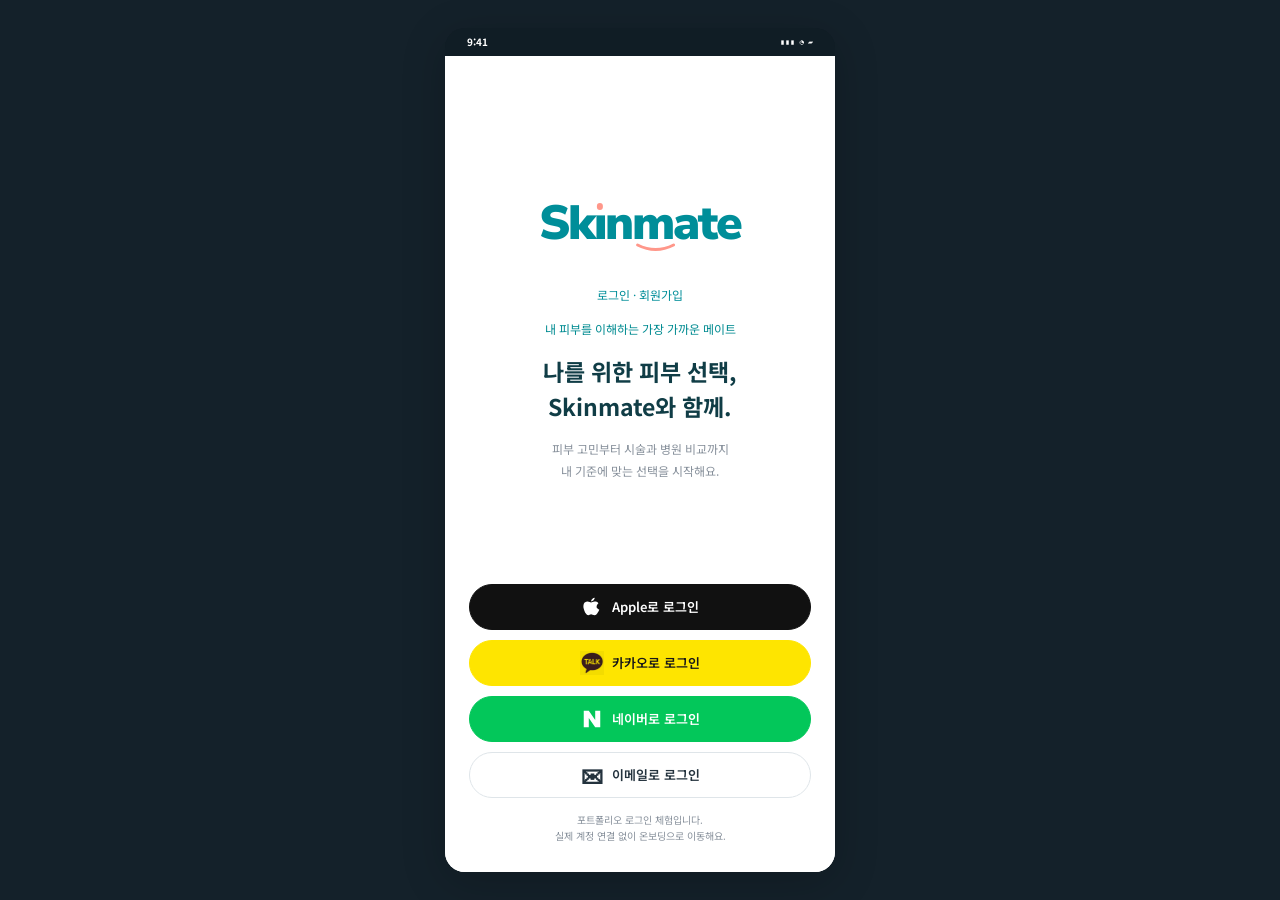
<file: index.html>
<!doctype html>
<html lang="ko"><head><meta charset="UTF-8"><meta name="viewport" content="width=device-width, initial-scale=1, viewport-fit=cover"><meta name="theme-color" content="#101820"><meta name="description" content="내 피부를 위한 더 명확한 선택. Skinmate에서 고민과 선택 기준으로 시술 후보를 좁히고 병원을 비교하세요."><title>Skinmate · 내 피부를 위한 더 명확한 선택</title><link rel="icon" href="assets/symbol.png"><link rel="stylesheet" href="styles.css"><link rel="stylesheet" href="redesign.css"><link rel="stylesheet" href="decision.css"><link rel="stylesheet" href="reference.css"></head><body>
<div class="workspace"><aside class="brand-panel"><div class="brand-lockup"><img src="assets/symbol.png" alt="Skinmate 대표 심볼"><span>Skinmate</span></div><div class="brand-story"><span class="eyebrow">YOUR SKIN, YOUR CHOICE</span><h1>좋은 선택이<br>좋은 피부로<br>이어지니까<span>.</span></h1><p>고민을 나누고, 기준을 세우고.<br>내 피부를 위한 선택을 함께해요.</p><img class="brand-symbol" src="assets/symbol.png" alt=""></div><div class="journey"><span class="active">01 고민</span><i></i><span>02 시술·병원 비교</span><i></i><span>03 상담 준비</span></div><p class="desktop-note">Skinmate · 당신의 피부 여정에 함께</p></aside><div class="phone"><div class="device-status" aria-hidden="true"><b>9:41</b><span class="island"></span><span>▮▮▮ &nbsp;◔ &nbsp;▰</span></div><div id="app"></div></div><aside class="right-note"><span class="vertical-line"></span><p>A CLEARER<br>CHOICE FOR<br>YOUR SKIN.</p><span class="note-number">01 / 03</span></aside></div><div id="toast" role="status" aria-live="polite"></div><script src="data/catalog.js" defer></script><script src="data/relations.js" defer></script><script src="services/recommendations.js" defer></script><script src="services/storage.js" defer></script><script src="components.js" defer></script><script src="views.js" defer></script><script src="redesign.js" defer></script><script src="decision-ui.js" defer></script><script src="reference-ui.js" defer></script><script src="app.js" defer></script></body></html>
</file>
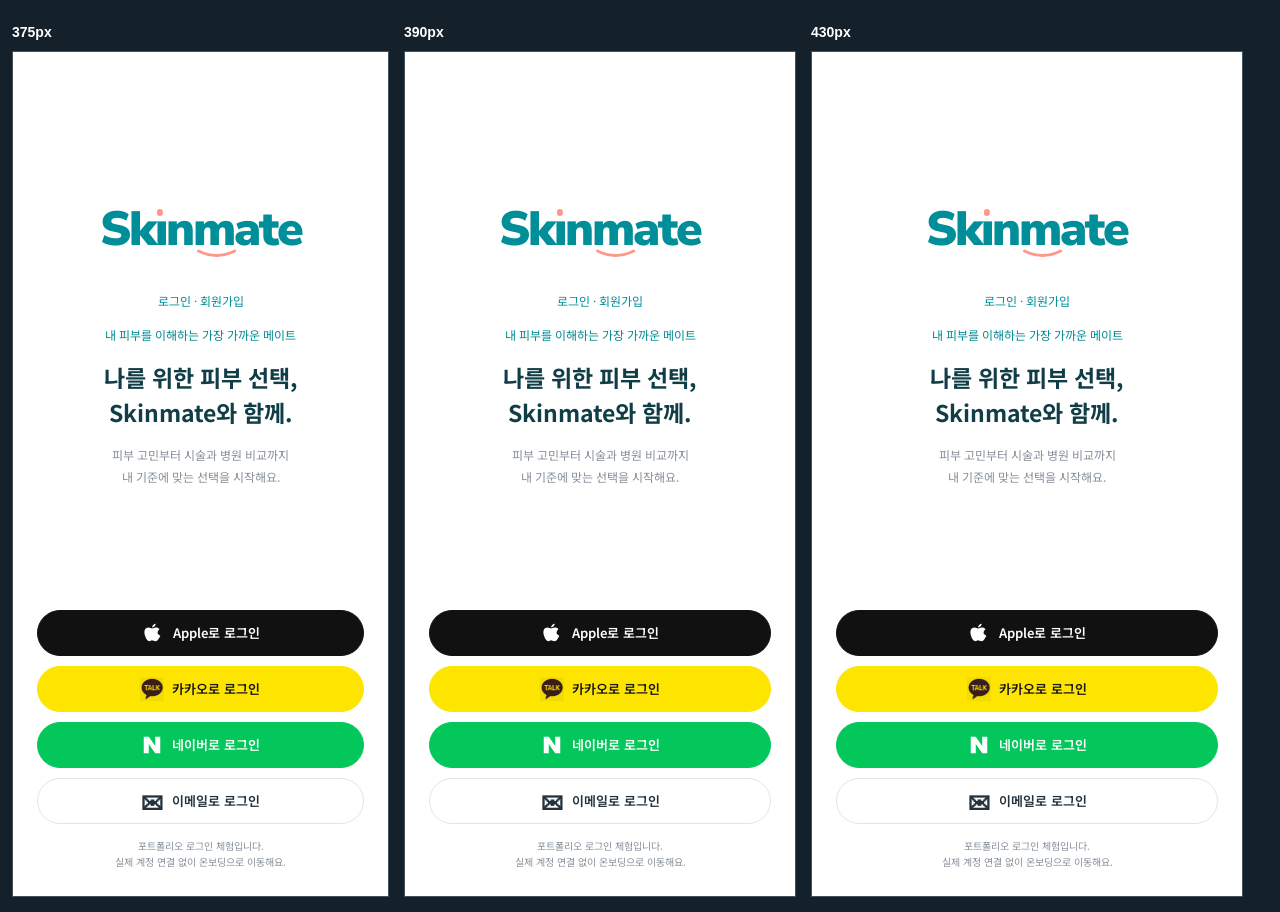
<file: tests/responsive.html>
<!doctype html><html lang="ko"><meta charset="utf-8"><title>Skinmate responsive review</title><style>body{margin:12px;background:#14212a;color:white;font:14px sans-serif}main{display:flex;gap:15px;align-items:start}iframe{border:1px solid #42515b;height:844px}h2{font-size:14px}</style><main><section><h2>375px</h2><iframe title="375px preview" src="../index.html" width="375"></iframe></section><section><h2>390px</h2><iframe title="390px preview" src="../index.html" width="390"></iframe></section><section><h2>430px</h2><iframe title="430px preview" src="../index.html" width="430"></iframe></section></main></html>
</file>
<file: styles.css>
@import url('https://fonts.googleapis.com/css2?family=Noto+Sans+KR:wght@400;500;600;700;800&family=Nunito+Sans:wght@700;800;900&display=swap');
:root{--teal:#087579;--deep:#14555b;--ink:#193c42;--muted:#73868a;--mint:#eaf5f2;--coral:#f98170;--line:#e6eeeb;--paper:#fdfdfa;--white:#fff;--shadow:0 8px 30px #173c4210}*{box-sizing:border-box}body{margin:0;background:#edf3f0;color:var(--ink);font-family:'Noto Sans KR',sans-serif;font-size:16px;line-height:1.6}button,input,select,textarea{font:inherit}button,a,input,select,textarea{-webkit-tap-highlight-color:transparent}button{cursor:pointer;border:0;color:inherit;background:none}button:focus-visible,a:focus-visible,input:focus-visible,select:focus-visible,textarea:focus-visible{outline:3px solid var(--coral);outline-offset:3px}button:disabled{opacity:.4;cursor:not-allowed}a{color:var(--teal)}svg{width:22px;height:22px;stroke:currentColor;stroke-width:1.7;fill:none;stroke-linecap:round;stroke-linejoin:round;flex-shrink:0}.workspace{min-height:100vh;display:flex;justify-content:center;align-items:center;gap:64px;padding:36px}.brand-panel{width:350px;align-self:stretch;display:flex;flex-direction:column;padding:25px 0;max-height:960px}.brand-lockup{display:flex;align-items:center;gap:8px}.brand-lockup img{width:43px;height:43px;mix-blend-mode:multiply}.brand-lockup span{font:900 30px 'Nunito Sans',sans-serif;color:var(--teal);letter-spacing:-1px}.brand-story{margin:auto 0;position:relative;padding:50px 0}.eyebrow{font-size:11px;letter-spacing:3px;font-weight:700;color:var(--teal)}.brand-story h1{font-size:45px;font-weight:500;line-height:1.48;letter-spacing:-2.5px;margin:25px 0}.brand-story h1 span{color:var(--coral)}.brand-story p{color:var(--muted);font-size:15px;line-height:1.9}.brand-symbol{width:135px;mix-blend-mode:multiply;margin:25px 0 0 -10px;opacity:.9}.journey{display:flex;align-items:center;gap:12px;font-size:12px;color:#809391}.journey i{height:1px;width:24px;background:#bed5ce}.journey .active{color:var(--teal);font-weight:700}.desktop-note{font-size:11px;color:#8da19c;margin-top:24px}.right-note{align-self:center;width:85px;color:#95aaa4}.right-note p{font-size:10px;letter-spacing:2px;line-height:2}.vertical-line{display:block;width:1px;height:95px;background:#b8d1c9;margin:0 0 25px}.note-number{display:block;font-size:11px;margin-top:65px;letter-spacing:2px}.phone{width:402px;height:874px;max-height:calc(100vh - 72px);min-height:650px;background:var(--paper);border-radius:42px;border:7px solid #fff;box-shadow:0 30px 80px #22534d22,0 0 0 1px #cedbd6;overflow:hidden;position:relative;flex-shrink:0}.device-status{height:49px;display:flex;align-items:center;justify-content:space-between;padding:0 24px;font-size:12px;position:relative}.island{position:absolute;left:50%;transform:translateX(-50%);width:111px;height:29px;top:8px;background:#172e30;border-radius:24px}#app{height:calc(100% - 49px);display:flex;flex-direction:column;position:relative}.app-header{height:67px;padding:10px 22px;display:flex;align-items:center;justify-content:space-between;flex-shrink:0}.logo-crop{width:149px;height:43px;overflow:hidden;position:relative}.logo-crop img{position:absolute;width:170px;height:auto;top:-30px;left:-12px;mix-blend-mode:multiply}.icon-button{display:inline-flex;align-items:center;justify-content:center;width:44px;height:44px;border-radius:50%;color:var(--ink)}.icon-button:hover{background:var(--mint)}.header-title{font-size:16px;font-weight:700}.header-back{display:flex;align-items:center;gap:4px}.main{flex:1;overflow-y:auto;overscroll-behavior:contain;padding:8px 23px 26px;scrollbar-width:none}.main::-webkit-scrollbar{display:none}.greeting{font-size:14px;color:var(--muted);margin:7px 0 6px}.main h1{font-size:25px;line-height:1.45;letter-spacing:-1.1px;margin:0 0 12px;font-weight:700}.main h1 em{font-style:normal;color:var(--teal)}.subtitle{font-size:13px;color:var(--muted);line-height:1.75;margin:0 0 22px}.section-heading{display:flex;align-items:center;justify-content:space-between;margin:24px 0 12px}.section-heading h2{font-size:16px;margin:0;letter-spacing:-.5px}.section-heading span,.text-button{color:var(--teal);font-size:12px}.hero-mini{background:#eaf5f0;border-radius:19px;display:flex;align-items:center;padding:17px 18px;margin:22px 0;position:relative;overflow:hidden}.hero-mini img{width:67px;height:67px;object-fit:contain;mix-blend-mode:multiply;margin-right:17px}.hero-mini b{font-size:14px;display:block}.hero-mini p{font-size:12px;color:#728b82;margin:3px 0}.tiny{font-size:11px;color:var(--muted)}.concern-grid{display:grid;grid-template-columns:1fr 1fr;gap:12px}.concern{display:flex;flex-direction:column;align-items:flex-start;text-align:left;padding:16px;height:125px;border-radius:21px;background:#eff6f3;border:1.5px solid transparent;position:relative;transition:background .15s,border-color .15s}.concern:nth-child(4n+1),.concern:nth-child(4n+4){background:#fff0eb}.concern .pictogram{width:44px;height:44px;border-radius:50%;background:#d8eee8;color:var(--teal);display:grid;place-items:center;margin-bottom:9px}.concern:nth-child(4n+1) .pictogram,.concern:nth-child(4n+4) .pictogram{background:#ffe0d7;color:#e98673}.concern .pictogram svg{width:27px;height:27px}.concern b{font-size:14px;font-weight:600}.concern small{font-size:10px;color:#7c9189;margin-top:1px}.concern.selected{border-color:var(--teal);background:#e3f3ed}.selected-mark{position:absolute;right:12px;top:13px;width:19px;height:19px;background:var(--teal);border-radius:50%;color:white;display:grid;place-items:center}.selected-mark svg{width:12px;height:12px}.minor-concerns{display:grid;grid-template-columns:repeat(4,1fr);gap:7px;margin-top:17px}.minor-concern{display:flex;flex-direction:column;align-items:center;gap:6px;font-size:12px}.minor-concern .pictogram{display:grid;place-items:center;width:43px;height:43px;border-radius:50%;background:#f0f2ee;color:#597471}.minor-concern.selected .pictogram{background:var(--teal);color:white}.primary,.secondary{display:flex;align-items:center;justify-content:center;gap:10px;border-radius:16px;min-height:53px;padding:13px 20px;font-weight:600;font-size:14px;width:100%;text-decoration:none}.primary{background:var(--teal);color:white;box-shadow:0 5px 14px #08757918}.primary:hover{background:#075e62}.primary svg:last-child{width:18px}.secondary{border:1px solid #cfe1da;color:var(--teal);background:#fff}.footer-action{padding:12px 23px 15px;background:var(--paper);flex-shrink:0;border-top:1px solid #f0f2ed}.footer-action .tiny{display:block;text-align:center;margin-top:7px}.bottom-nav{display:flex;justify-content:space-around;border-top:1px solid var(--line);padding:11px 10px 19px;background:var(--paper);flex-shrink:0}.nav-item{display:flex;flex-direction:column;align-items:center;gap:4px;min-width:65px;color:#9caaa8;font-size:10px}.nav-item.active{color:var(--teal);font-weight:700}.nav-item.active svg{stroke-width:2.3}.nav-item span{line-height:1.5}.progress{height:4px;background:#e7eeea;border-radius:5px;margin:8px 0 16px;overflow:hidden}.progress i{height:100%;display:block;background:var(--teal);border-radius:5px}.step{font-size:11px;font-weight:700;color:var(--teal);letter-spacing:1px;margin:12px 0}.preference{display:flex;align-items:center;padding:16px 12px;border:1px solid var(--line);border-radius:17px;gap:12px;margin:11px 0;background:#fff}.preference.chosen{background:var(--mint);border-color:#bedbd1}.preference .rank{display:grid;place-items:center;width:27px;height:27px;border-radius:50%;background:#eef2ef;font-size:12px;font-weight:700;color:#90a29c}.preference.chosen .rank{background:var(--teal);color:white}.pref-main{flex:1;display:flex;align-items:center;gap:12px;text-align:left;padding:0}.pref-copy{display:flex;flex-direction:column;gap:2px}.pref-copy b{font-size:14px}.pref-copy small{font-size:11px;color:var(--muted)}.order-button{font-size:13px;border-radius:8px;background:white;width:30px;height:34px}.info-box{padding:15px 16px;background:#f0f5f1;border-radius:14px;color:#6d8580;font-size:12px;line-height:1.8;margin:20px 0}.info-box strong{color:var(--teal)}label.field{display:block;font-size:14px;font-weight:600;margin:25px 0 10px}select,input[type=text],input[type=search],textarea{width:100%;border:1px solid #dce6df;border-radius:12px;background:#fff;padding:13px;color:var(--ink);font-size:14px}input[type=range]{width:100%;accent-color:var(--teal);margin:17px 0}.range-labels{display:flex;justify-content:space-between;color:var(--muted);font-size:12px}.budget-value{font-size:29px;font-weight:700;color:var(--teal);margin:22px 0 8px}.checkbox-label{font-size:13px;display:flex;gap:9px;align-items:center}.checkbox-label input{width:18px;height:18px;accent-color:var(--teal)}.chip-row{display:flex;gap:7px;flex-wrap:wrap;margin:10px 0 18px}.chip{font-size:12px;padding:6px 11px;border:1px solid #dce9e3;border-radius:20px;background:#fff;color:#587b73}.chip.active{background:var(--teal);color:white;border-color:var(--teal)}.demo-label{display:inline-flex;align-items:center;background:#f3f2eb;color:#8b8b76;border-radius:5px;padding:2px 6px;font-size:10px;letter-spacing:.2px}.result-top{display:flex;align-items:center;justify-content:space-between;margin-bottom:13px;font-size:12px;color:var(--muted)}.hospital-card{border:1px solid #e4ece5;border-radius:20px;background:white;padding:17px;margin:0 0 14px;box-shadow:0 3px 12px #173c4204}.card-top{display:flex;align-items:center;gap:12px}.clinic-mark{width:54px;height:60px;border-radius:14px;background:#e7f1ee;display:flex;align-items:center;justify-content:center;color:#72a79c;flex-shrink:0}.clinic-mark svg{width:30px;height:30px}.clinic-mark.coral{background:#fff0eb;color:#dba091}.card-identity{flex:1}.card-identity button{text-align:left;padding:0;font-weight:700;font-size:15px}.card-identity p{margin:4px 0 0;color:var(--muted);font-size:11px}.heart.saved{color:var(--coral)}.heart.saved svg{fill:#f9817025}.card-rating{font-size:12px;margin:14px 0 10px;color:#6f8380}.star{color:#dca65c}.reason{padding:10px 12px;background:#f0f7f3;border-radius:10px;color:#398178;font-size:11px;display:flex;gap:7px;align-items:flex-start}.reason svg{width:15px;height:15px;margin-top:2px}.card-bottom{display:flex;align-items:center;justify-content:space-between;margin-top:15px}.price{font-size:17px;font-weight:700}.price small{font-size:10px;color:var(--muted);font-weight:400}.compare-toggle{display:flex;align-items:center;gap:5px;border:1px solid #dce8e1;border-radius:9px;padding:7px 10px;font-size:11px;color:var(--teal)}.compare-toggle.on{background:var(--mint);border-color:#b3d6c8}.compare-toggle svg{width:14px;height:14px}.sample-note{font-size:11px;color:#97a39c;text-align:center;margin:17px 0}.search-field{position:relative;margin-bottom:15px}.search-field svg{position:absolute;top:14px;left:13px;width:18px;color:var(--muted)}.search-field input{padding-left:40px;background:#f2f5ef;border:0}.detail-hero{background:#e6f1eb;padding:24px;border-radius:22px;margin-bottom:20px}.detail-hero .clinic-mark{background:#ffffff8c;margin-bottom:18px}.detail-hero h1{font-size:23px;margin:5px 0}.detail-hero p{font-size:12px;color:#64837a;margin:5px 0}.detail-stats{display:flex;gap:23px;padding-top:18px;margin-top:17px;border-top:1px solid #cadfd5;font-size:12px}.detail-stats b{display:block;font-size:17px}.detail-stats span{color:#749185;font-size:10px}.data-row{display:flex;justify-content:space-between;gap:20px;padding:13px 0;border-bottom:1px solid var(--line);font-size:13px}.data-row span{color:var(--muted);flex-shrink:0}.data-row b{font-weight:500;text-align:right}.review{background:#fff;border:1px solid var(--line);border-radius:17px;padding:17px;margin:13px 0}.review .review-meta{display:flex;justify-content:space-between;font-size:11px;color:var(--muted);margin-bottom:12px}.review p{font-size:13px;margin:9px 0;line-height:1.8}.review strong{font-size:11px;color:var(--teal)}.review .drawback strong{color:#be8874}.review .chip-row{margin-bottom:0}.split-buttons{display:flex;gap:9px}.split-buttons>*{flex:1}.compare-scroll{overflow-x:auto;margin:0 -23px;padding:0 23px 15px}.compare-table{border-collapse:separate;border-spacing:0;min-width:100%;font-size:12px;table-layout:fixed}.compare-table th,.compare-table td{padding:14px 11px;border-bottom:1px solid var(--line);vertical-align:top;min-width:130px;max-width:145px;text-align:left}.compare-table th{background:#edf5ef;font-size:13px;position:relative}.compare-table .row-label{font-size:10px;display:block;color:var(--muted);margin-bottom:5px}.compare-table .remove{font-size:11px;display:block;margin-top:10px;color:#79988c;text-decoration:underline}.questions{display:flex;flex-direction:column;gap:10px;margin:18px 0}.question{display:flex;align-items:flex-start;padding:15px;border:1px solid var(--line);border-radius:13px;background:#fff;gap:11px;font-size:13px}.question input{width:18px;height:18px;accent-color:var(--teal);flex-shrink:0;margin:3px 0 0}.question.done span{text-decoration:line-through;color:#8ba199}.question span{flex:1}.question button{padding:0 3px;color:#8ba199}.question button svg{width:16px;height:16px}.question-form{display:flex;gap:7px;margin:16px 0}.question-form button{background:var(--teal);color:#fff;border-radius:11px;width:44px;flex-shrink:0}.empty{text-align:center;padding:45px 10px}.empty img{width:88px;mix-blend-mode:multiply;opacity:.8}.empty h2{font-size:18px;margin:17px 0 8px}.empty p{font-size:13px;color:var(--muted);margin-bottom:22px}.saved-checklist{display:flex;align-items:center;justify-content:space-between;gap:13px;padding:18px;background:var(--mint);border-radius:16px;margin:12px 0;width:100%;text-align:left}.saved-checklist b{font-size:13px}.saved-checklist small{display:block;font-size:11px;color:var(--muted);margin-top:5px}.settings-card{background:white;border:1px solid var(--line);border-radius:18px;padding:4px 17px;margin:18px 0}.settings-row{width:100%;padding:15px 0;display:flex;justify-content:space-between;align-items:center;font-size:13px;text-align:left}.settings-row+.settings-row{border-top:1px solid var(--line)}.settings-row.danger{color:#c57965}.avatar{width:66px;height:66px;background:var(--mint);border-radius:22px;display:grid;place-items:center;margin:15px 0}.avatar img{width:56px;mix-blend-mode:multiply}.success-mark{width:82px;height:82px;border-radius:50%;background:var(--mint);color:var(--teal);display:grid;place-items:center;margin:40px auto 23px}.success-mark svg{width:38px;height:38px}.success{text-align:center}.success h1{font-size:24px}.success p{font-size:13px;color:var(--muted)}#toast{position:fixed;bottom:35px;left:50%;transform:translate(-50%,20px);opacity:0;pointer-events:none;background:#173f3def;color:#fff;padding:12px 20px;border-radius:13px;font-size:13px;transition:.2s;z-index:50;max-width:90%;box-shadow:var(--shadow)}#toast.show{opacity:1;transform:translate(-50%,0)}dialog{border:0;border-radius:24px;padding:25px;max-width:350px;width:calc(100% - 40px);color:var(--ink);box-shadow:var(--shadow)}dialog::backdrop{background:#123c3b55}dialog h2{font-size:19px;margin-top:0}dialog p{font-size:13px;color:var(--muted)}dialog .split-buttons{margin-top:22px}.primary-concern{display:flex;align-items:center;gap:10px;margin-top:15px;font-size:12px;color:var(--muted)}.primary-concern select{font-size:12px;padding:6px 10px;flex:1}.treatment-card{display:block;text-align:left;width:100%;padding:17px;border:1px solid var(--line);background:white;border-radius:14px;margin:12px 0}.treatment-card b{font-size:14px}.treatment-card p{font-size:12px;color:var(--muted);margin:6px 0}.route-enter{animation:enter .2s ease}@keyframes enter{from{opacity:.3;transform:translateY(6px)}to{opacity:1;transform:translateY(0)}}@media(max-width:1100px){.workspace{gap:40px}.right-note{display:none}.brand-panel{width:310px}.brand-story h1{font-size:39px}}@media(max-width:760px){body{background:var(--paper)}.workspace{padding:0;min-height:100dvh;display:block}.brand-panel,.right-note,.device-status{display:none}.phone{width:100%;height:100dvh;min-height:0;max-height:none;border:0;border-radius:0;box-shadow:none;max-width:500px;margin:auto}#app{height:100%;padding-top:env(safe-area-inset-top)}.app-header{height:73px}.main{padding-top:9px}.bottom-nav{padding-bottom:max(18px,env(safe-area-inset-bottom))}.footer-action{padding-bottom:15px}.footer-action:last-child{padding-bottom:max(20px,env(safe-area-inset-bottom))}#toast{bottom:100px}.concern{height:132px}.main h1{font-size:27px}}@media(prefers-reduced-motion:reduce){*{animation:none!important;transition:none!important}}

/* Readability and comparison sizing */
.compare-table{width:max-content}.compare-table th,.compare-table td{width:170px;min-width:170px;max-width:170px;font-size:14px}.compare-table .row-label{font-size:12px}.subtitle,.pref-copy small,.info-box,.question,.data-row,.review p,.treatment-card p,.settings-row{font-size:14px}.tiny,.concern small,.card-identity p,.reason,.price small,.demo-label,.nav-item,.step,.sample-note,.saved-checklist small{font-size:12px}.compare-toggle,.text-button,.chip{font-size:13px}.order-button{min-height:44px}.question button{min-width:30px;min-height:30px}

/* Completion pass: clear search actions, touch targets, and readable conditions. */
.search-field input{padding-right:65px}.search-submit{position:absolute;right:4px;top:2px;min-width:55px;min-height:44px;color:var(--teal);font-size:14px;font-weight:600}.clear-search{display:block;margin:-8px 0 15px;min-height:44px}.secondary-actions{margin-top:9px}.secondary-actions .secondary{min-height:44px;padding:9px 12px}.question label{display:flex;align-items:flex-start;gap:11px;flex:1;cursor:pointer;min-width:0}.question span{overflow-wrap:anywhere}.question button{min-width:44px;min-height:44px;margin:-7px -9px -7px 0}.condition-panel{margin-bottom:20px}.condition-panel .data-row{font-size:14px}.condition-panel .tiny{line-height:1.8;margin:12px 0}.text-button,.chip,.compare-toggle,.compare-table .remove{min-height:44px}.minor-concern{min-height:64px}.main:focus{outline:none}.subtitle,.question,.review p,.treatment-card p,.info-box{font-size:1rem}.main h1{font-size:1.65rem}.nav-item{font-size:.75rem}.search-field{min-width:0}.card-bottom{gap:8px}.card-rating{overflow-wrap:anywhere}.question-form input{min-width:0}.data-row b{overflow-wrap:anywhere}.bottom-nav{gap:3px}.nav-item{min-width:0;flex:1}.compare-scroll{scrollbar-width:thin;scrollbar-color:#b3d6c8 transparent}.demo-label{white-space:normal}.main .primary{min-width:0}@media(max-height:650px){.phone{min-height:0;height:100dvh;max-height:none}.workspace{padding-top:0;padding-bottom:0}.footer-action{padding-top:7px;padding-bottom:7px}.app-header{height:58px}}@media(max-width:360px){.main{padding-left:18px;padding-right:18px}.app-header{padding-left:17px;padding-right:17px}.footer-action{padding-left:18px;padding-right:18px}.card-top{gap:8px}.clinic-mark{width:44px}.card-identity button{font-size:14px}.compare-toggle{padding:7px}.price{font-size:16px}.concern{padding:13px}.preference{gap:7px}.pref-main{gap:8px}.pref-copy small{font-size:12px}.order-button{width:32px;flex-shrink:0}}
/* v2: extend the existing Skinmate cards, shell and icons. */
:root{--teal:#176B68;--deep:#145653;--ink:#202625;--mint:#eaf5f2;--coral:#FF8878;--paper:#F8F7F3;--soft-mint:#A8DED5;--muted:#667773}
button{transition:background .15s,transform .12s}button:active:not(:disabled){transform:translateY(1px);filter:brightness(.97)}button:disabled{opacity:.43}.primary{box-shadow:none}.nav-item{min-height:46px}.main h2{font-size:18px;line-height:1.5;margin:8px 0}.decision-hero{position:relative;background:#e5f1ec;border:1px solid #d4e6df;border-radius:25px;padding:25px 21px;margin:24px 0}.decision-hero>img{width:66px;height:66px;object-fit:contain;float:right;mix-blend-mode:multiply}.decision-hero h2{font-size:26px;line-height:1.4;letter-spacing:-.9px;margin:16px 0}.decision-hero p{font-size:14px;line-height:1.9;color:#58726b;margin-bottom:23px;clear:both}.decision-hero .step{font-size:10px;letter-spacing:1.2px}.flow-caption{text-align:center;font-size:12px;color:#58756d;margin-top:15px}.interest-group{border:0;padding:0;margin:18px 0}.interest-group legend{font-size:14px;font-weight:600}.interest-group .chip-row{margin:8px 0}.chip{font-size:14px}.priority-summary{display:flex;align-items:center;flex-wrap:wrap;gap:7px;font-size:13px;padding:12px;background:var(--mint);border-radius:12px;color:var(--teal)}.priority-summary i{font-style:normal;color:#869d96}.preference{padding:12px}.pref-main{min-height:44px}.pref-copy small{font-size:12px}.concern{height:113px}.recommended{border:1.5px solid var(--teal);background:#f4faf7}.recommend-label{display:inline-block;background:var(--teal);color:white;padding:4px 9px;border-radius:8px;font-size:12px;margin-bottom:8px}.match-score{display:block;font-size:12px;color:var(--teal);margin:10px 0}.match-score b{font-family:'Nunito Sans',sans-serif;font-size:25px;margin-left:5px}.mini-facts{display:grid;grid-template-columns:1.2fr 1fr 1fr;gap:7px;padding:14px 0;border-top:1px solid var(--line);border-bottom:1px solid var(--line);margin:13px 0}.mini-facts span{font-size:12px;color:var(--muted)}.mini-facts b{display:block;font-size:13px;font-weight:600;color:var(--ink);margin-top:5px;overflow-wrap:anywhere}.reason-list{font-size:13px;line-height:1.9;padding-left:19px;color:var(--teal)}.treatment-card .split-buttons button,.hospital-card .split-buttons button{font-size:13px;padding:10px 8px;min-height:46px}.treatment-card .text-button{margin-top:7px}.budget-warning{color:#995446!important;background:#fff0e9;border-radius:9px;padding:9px 10px;font-size:13px!important}.budget-panel{background:#fff1e9;border:1px solid #efd9cf;padding:17px;border-radius:17px;margin:16px 0}.budget-panel p{font-size:14px;color:#896356}.budget-panel button{margin-top:8px;font-size:13px}.recent-review{font-size:13px;color:var(--muted);line-height:1.8}.promo-link{display:block;font-size:12px;text-align:left;background:#fff0e9;color:#8e5a4d;border-radius:8px;padding:10px;margin:10px 0;width:100%}.editorial-art{height:160px;background:#deeee7;border-radius:18px;display:flex;align-items:center;justify-content:space-between;padding:23px;overflow:hidden}.editorial-art>span{font:800 27px/1.2 'Nunito Sans',sans-serif;color:#46796c;letter-spacing:-.7px}.editorial-art img{width:105px;mix-blend-mode:multiply;opacity:.8;transform:rotate(12deg)}.editorial-art.contour,.abstract-thumb.contour{background:#f6e6df}.editorial-art.tone,.abstract-thumb.tone{background:#f1edda}.editorial-art.texture,.abstract-thumb.texture{background:#e0edeb}.promotion-card{border:1px solid #eaded6;border-radius:20px;overflow:hidden;background:#fffaf6;margin:16px 0}.promotion-card .editorial-art{border-radius:0;height:135px}.promotion-body{padding:17px}.promotion-body p{font-size:13px;color:var(--muted)}.promotion-body .split-buttons{margin-top:15px}.promotion-body .split-buttons button{font-size:13px;padding:10px 7px}.ad-label{display:inline-block;color:#815440;background:#f5e5d7;border-radius:5px;padding:4px 8px;font-size:12px;font-weight:600}.content-tile{display:flex;align-items:center;gap:13px;background:#fff;border:1px solid var(--line);padding:16px;border-radius:17px;margin:12px 0;text-align:left;width:100%}.content-tile>span{flex:1;min-width:0}.content-tile b{display:block;font-size:15px}.content-tile small{font-size:11px;color:var(--teal)}.content-tile p{font-size:13px;color:var(--muted);margin:6px 0 0}.abstract-thumb{width:54px;height:72px;display:grid;place-items:center;background:var(--mint);border-radius:12px;color:var(--teal);flex-shrink:0}.abstract-thumb svg{width:29px;height:29px}.profile-card{padding:20px;background:var(--mint);border:1px solid #d1e5dc;border-radius:23px}.profile-card p{font-size:13px;overflow-wrap:anywhere}.profile-card .avatar{margin-top:0;background:#fff}.benefit-grid{display:grid;grid-template-columns:repeat(3,1fr);gap:8px}.benefit-grid button{display:flex;flex-direction:column;padding:14px 5px;background:white;border:1px solid var(--line);font-size:13px}.benefit-grid b{font:800 21px 'Nunito Sans',sans-serif;color:var(--teal)}.compare-table th,.compare-table td{min-width:150px;width:150px;max-width:150px}.compare-table th:first-child{min-width:100px;width:100px;max-width:100px;position:sticky;left:0;z-index:1;background:#edf5ef}.compare-table .best-match{background:#e0f1e9;color:#155f59;font-weight:600}.compare-table td small{display:block;font-size:11px;font-weight:400;margin-top:8px}.compare-table caption{text-align:left;font-size:12px;padding:12px 0;color:var(--muted)}.compare-table .rank{display:block;width:22px;height:22px;text-align:center;background:var(--teal);border-radius:50%;color:white;margin-bottom:5px}.compare-table td .secondary{font-size:12px;padding:8px}.compare-scroll{margin-top:10px}.dialog-body{font-size:14px;line-height:1.8}.dialog-body p{font-size:14px}dialog{max-height:85dvh;overflow:auto}.card-identity{min-width:0}.detail-stats{gap:12px;flex-wrap:wrap}.detail-stats b{font-size:16px}.review h2{font-size:17px}.footer-action .primary{font-size:14px;padding-left:10px;padding-right:10px}.hospital-card .split-buttons{margin-top:14px}.settings-row{min-height:52px}.settings-row svg{width:18px}.bottom-nav{padding-top:9px;padding-bottom:max(12px,env(safe-area-inset-bottom))}.main{overflow-x:hidden}@media(max-width:760px){.phone{max-width:430px}.workspace{background:#edf3f0}.app-header{height:63px}.main h1{font-size:25px}.concern{height:110px}.main{padding-left:21px;padding-right:21px}.compare-scroll{margin-left:-21px;margin-right:-21px;padding-left:21px;padding-right:21px}.nav-item{font-size:12px}}@media(min-width:761px){.phone{min-height:650px}}@media(prefers-reduced-motion:reduce){button{transition:none}}
.nav-item{color:#6b7f78}.nav-item.active{color:var(--teal)}.reason{font-size:13px}.compare-table td small{overflow-wrap:break-word}.info-box .secondary{margin-top:10px}.settings-card .settings-row{font-size:14px}

/* Fresh beauty-wellness theme: one token layer keeps the existing components aligned. */
:root{--teal:#35C9BE;--deep:#168E87;--ink:#253331;--mint:#BDF1E8;--coral:#FF8D7B;--line:#E4EFEC;--paper:#FFFDF9;--white:#fff;--surface:#F1FBF8;--yellow:#FFD66B;--shadow:0 8px 26px rgba(37,98,91,.08)}
body{background:#eef9f6;color:var(--ink)}
.phone{background:var(--paper);box-shadow:0 24px 64px rgba(39,125,115,.14),0 0 0 1px #d9eee9}
.brand-lockup span,.main h1 em,.header-title,.step{color:var(--deep)}
.brand-story h1 span{color:var(--coral)}
.brand-story p,.subtitle,.greeting{color:#62827b}
.brand-symbol,.brand-lockup img,.hero-mini img,.empty img,.avatar img,.decision-hero>img,.editorial-art img{mix-blend-mode:multiply}
.hero-mini{background:linear-gradient(135deg,#f1fbf8 0%,#d9f7f0 100%);border:1px solid #d0efe8}
.decision-hero{background:linear-gradient(135deg,#f8fffc 0%,#d9f7f0 72%,#c8eee8 100%);border-color:#c7eee7}
.decision-hero .primary,.primary{background:var(--teal);color:#fff}
.decision-hero .primary:hover,.primary:hover{background:var(--deep)}
.secondary{background:var(--surface);border-color:var(--mint);color:var(--deep)}
.chip{background:#fff;border-color:#dcebe7;color:var(--ink)}
.chip.active{background:var(--mint);border-color:var(--teal);color:var(--deep)}
.concern-grid .concern:nth-child(7n+1){background:#e4f8f4}.concern-grid .concern:nth-child(7n+2){background:#fff0eb}.concern-grid .concern:nth-child(7n+3){background:#ffebe7}.concern-grid .concern:nth-child(7n+4){background:#e7f8f3}.concern-grid .concern:nth-child(7n+5){background:#fff7dc}.concern-grid .concern:nth-child(7n+6){background:#f1ecfa}.concern-grid .concern:nth-child(7n){background:#f3f5f3}
.concern.selected{border-color:var(--teal);background:#d7f5ee}
.concern .pictogram{background:#c8f1e9;color:var(--deep)}.concern:nth-child(7n+2) .pictogram,.concern:nth-child(7n+3) .pictogram{background:#ffdcd3;color:#cf7569}.concern:nth-child(7n+5) .pictogram{background:#ffeaa9;color:#a57b25}.concern:nth-child(7n+6) .pictogram{background:#e2d9f2;color:#746092}
.preference.chosen{background:var(--surface);border-color:var(--mint)}.preference.chosen .rank{background:var(--teal);color:#fff}
.match-score{color:var(--deep)}.match-score b{color:var(--deep)}
.recommended{background:var(--surface);border-color:var(--mint)}.recommend-label{background:var(--teal)}
.treatment-card{border-color:#e3efec;box-shadow:0 5px 18px rgba(39,125,115,.05)}
.hospital-card{border-color:#e7f1ef;box-shadow:0 4px 16px rgba(39,125,115,.04)}
.heart.saved{color:var(--coral)}.heart.saved svg{fill:#ff8d7b35}.ad-label{background:#fff0c9;color:#80631d}.promotion-card{border-color:#f3dfd5;background:#fffdfa}
.budget-panel{background:#fff3e9;border-color:#f4dcd1}.budget-warning{background:#fff1e8;color:#a45b4d!important}
.compare-table th{background:var(--surface)}.compare-table .best-match{background:#ddf7f1;color:var(--deep)}
.bottom-nav{background:var(--paper);border-color:#e5f0ed}.nav-item{color:#91aaa4}.nav-item.active{color:var(--teal)}
.benefit-grid button:nth-child(2) b{color:#c39729}.benefit-grid button:nth-child(3) b{color:var(--coral)}
.abstract-thumb{background:var(--surface);color:var(--deep)}.abstract-thumb.contour{background:#e0f7f2}.abstract-thumb.tone{background:#fff4cf}.abstract-thumb.aging{background:#ffede8}.abstract-thumb.hair{background:#efe8fa}
.editorial-art{background:linear-gradient(135deg,#e8faf6,#cdf1e9)}.editorial-art.aging{background:linear-gradient(135deg,#fff2ed,#ffe0d6)}.editorial-art.tone{background:linear-gradient(135deg,#fff8dd,#ffefb0)}.editorial-art.hair{background:linear-gradient(135deg,#f4effc,#e7def5)}
.content-tile{border-color:#e4efec}.info-box{background:var(--surface);color:#5f8179}.info-box strong{color:var(--deep)}

/* Keep the app on a clean white canvas and remove the floating logo plate. */
body,.workspace,.phone,#app,.app-header,.main,.footer-action,.bottom-nav{background:#fff}
.logo-crop{background:transparent}
.logo-crop img{display:none}
.logo-crop::before{content:'Skinmate';display:block;color:var(--deep);font:900 30px/43px 'Nunito Sans',sans-serif;letter-spacing:-1.4px}
.logo-crop::after{content:'';position:absolute;width:8px;height:8px;border-radius:50%;background:var(--coral);left:73px;top:6px}
.logo-crop{position:relative}
.logo-smile{position:absolute;left:69px;top:34px;width:34px;height:8px;border-bottom:5px solid var(--coral);border-radius:0 0 30px 30px}
.header-actions{display:flex;align-items:center;gap:4px}.header-login{padding:7px 10px;border:1px solid var(--mint);border-radius:999px;background:#fff;color:var(--deep);font-size:12px;font-weight:800}.header-actions .icon-button{color:var(--deep)}
.home-content-grid{display:grid;grid-template-columns:1fr 1fr;gap:10px;margin-bottom:22px}.home-content-grid .content-tile{min-height:142px;text-align:left;display:flex;flex-direction:column;align-items:flex-start;justify-content:space-between;padding:14px;background:#fff;border:1px solid var(--line);border-radius:18px}.home-content-grid .content-tile svg{align-self:flex-end;color:var(--deep);width:18px}.home-content-art{display:inline-flex;padding:6px 10px;border-radius:999px;font-size:11px;font-weight:800}.home-content-art.peach{background:#ffe3da;color:#b96e5f}.home-content-art.mint{background:#d9f4ef;color:var(--deep)}
.login-status{margin:12px 0 0;color:var(--deep);font-size:12px;font-weight:700}
/* Soft sage and peach: shared across the five app sections. */
.profile-category-grid{display:grid;grid-template-columns:1fr 1fr;gap:9px}.profile-category{display:flex;align-items:center;gap:8px;text-align:left;border:1px solid var(--line);border-radius:14px;padding:14px 10px;font-size:13px;background:var(--surface);min-height:54px}.profile-category svg{width:21px;color:var(--deep)}.profile-category.active{background:var(--mint);border-color:var(--deep)}.profile-category small{margin-left:auto;background:var(--deep);color:white;border-radius:20px;min-width:20px;text-align:center}.profile-details{margin:18px 0 0;border:1px solid var(--mint);padding:14px;border-radius:16px}.profile-details legend{font-size:13px;font-weight:700;color:var(--deep);padding:0 5px}.profile-details .tiny{margin-top:0}.profile-selected{margin-top:15px}.profile-selected .chip{font-size:12px}.profile-search{display:flex;align-items:center;gap:8px;border:1px solid var(--line);border-radius:14px;padding:0 12px;background:var(--surface)}.profile-search svg{width:20px;color:var(--muted)}.profile-search input{border:0!important;background:transparent!important;min-width:0;width:100%;margin:0;padding:13px 0;font-size:13px}.treatment-search-option{display:flex;align-items:center;justify-content:space-between;width:100%;padding:14px 12px;margin-top:6px;border:1px solid var(--line);border-radius:12px;text-align:left;font-size:14px}.treatment-search-option[aria-pressed="true"]{background:var(--mint);color:var(--deep)}.sr-only{position:absolute;width:1px;height:1px;padding:0;overflow:hidden;clip:rect(0,0,0,0);white-space:nowrap;border:0}
.home-concern-chips .chip{display:flex;align-items:center;justify-content:center;gap:4px;flex-direction:column}.home-concern-chips .chip svg{color:var(--teal);width:22px;height:22px}.home-concern-chips .chip:nth-child(odd) svg{color:var(--coral)}
:root{--teal:#5FAF9F;--deep:#3E8175;--mint:#DDF1EB;--coral:#F3A08D;--surface:#F7FAF9;--paper:#fff;--ink:#263330;--yellow:#F4D98B;--line:#E5ECE9;--muted:#71817B}
.app-header{height:91px;align-items:center}.brand-home small{display:block;color:var(--muted);font-size:11px;margin-top:-4px}.logo-crop{width:160px;height:51px}.logo-crop::before,.logo-crop::after,.logo-smile{display:none}.logo-crop img{display:block;width:186px;left:-16px;top:-33px;filter:brightness(1.06) contrast(1.07);mix-blend-mode:multiply}
.decision-hero{background:linear-gradient(115deg,#EDF6F2,#DDF1EB);border:0;min-height:260px;padding:25px 20px}.decision-hero h2{font-size:25px;line-height:1.5;margin:0 0 12px}.decision-hero p{max-width:230px;font-size:13px}.decision-hero>img{opacity:.42;right:-17px;width:145px}.decision-hero .primary{width:auto;min-width:190px;max-width:100%;position:relative;background:var(--deep)}
.home-concern-chips{display:grid;grid-template-columns:repeat(4,minmax(0,1fr));gap:8px}.home-concern-chips .chip{background:var(--surface);border:0;padding:13px 2px;font-size:11px;white-space:nowrap}
.home-journal{display:grid;grid-template-columns:1fr 1fr;gap:12px}.journal-card{padding:0 0 14px;overflow:hidden;border:1px solid var(--line);border-radius:17px;text-align:left;background:var(--surface)}.journal-art{height:90px;display:grid;place-items:center;background:var(--mint)}.journal-card:nth-child(even) .journal-art{background:#FBE8E1}.journal-art svg{width:38px;height:38px;color:var(--deep)}.journal-card>small,.journal-card>b{display:block;margin:10px 12px 0}.journal-card>b{font-size:13px}.journal-card>small{font-size:10px;color:var(--deep)}.journal-card>svg{margin:8px 12px 0;width:18px}
.explore-search{display:flex;align-items:center;background:var(--surface);border:1px solid var(--line);border-radius:14px;margin:3px 0 24px;overflow:hidden}.explore-search input{border:0!important;background:transparent!important;padding:14px 12px;min-width:0;width:100%;font-size:12px;margin:0}.explore-search button{padding:12px;display:grid;place-items:center}.explore-filters{display:flex;overflow:auto;gap:7px;margin-top:18px;padding-bottom:8px}.explore-filters .chip{white-space:nowrap;flex-shrink:0}.discovery-grid{display:grid;grid-template-columns:1fr 1fr;gap:24px 12px;margin-top:18px}.discovery-card{min-width:0}.promo-art{position:relative;width:100%;height:185px;background:var(--mint);border-radius:15px;display:flex;flex-direction:column;align-items:flex-start;text-align:left;padding:14px 12px;overflow:hidden;color:var(--ink)}.promo-art.aging{background:#FBE3DB}.promo-art.tone{background:#F9EAC0}.promo-art.texture{background:#DCECEB}.promo-art>small{font-size:9px}.promo-art>strong{font-size:20px;line-height:1.35;margin-top:20px;z-index:1}.promo-art>span{font-size:10px;margin-top:6px}.promo-art>b{font-size:32px;line-height:1.2;margin-top:auto}.promo-art>b small{font-size:11px}.promo-art>svg{position:absolute;width:70px;height:70px;right:-12px;bottom:12px;opacity:.22}.discovery-card>p{font-size:10px;color:var(--muted);margin:10px 0 4px}.discovery-card h2{margin:0 0 8px;line-height:1.5}.discovery-card h2 button{padding:0;text-align:left;color:var(--ink);font-size:13px}.event-price{display:block;font-size:17px}.discovery-card>small{display:block;font-size:9px;color:var(--muted)}.news-card{display:block;width:100%;padding:18px;border:1px solid var(--line);border-radius:17px;text-align:left;margin-bottom:12px;background:var(--surface)}.news-card h2{font-size:17px;margin:12px 0 4px}.news-card p{font-size:12px}.login-invite{background:var(--mint);padding:24px;border-radius:22px;margin-bottom:18px}.login-invite h2{font-size:22px;margin:8px 0}.login-invite p{font-size:14px}.login-invite small{display:block;font-size:11px;color:var(--muted);margin-top:12px}.profile-card{background:var(--surface);border-color:var(--line)}.profile-card .primary{background:var(--deep)}
.primary{background:var(--deep)}.chip.active,.compare-table .best-match,.concern.selected{background:var(--mint)}.hero-mini,.recommended,.preference.chosen,.info-box{background:var(--surface)}.ad-label{background:#FAEBC3}.budget-panel,.budget-warning{background:#FBE8E1}.heart.saved svg{fill:#F3A08D33}
@media(max-width:430px){.app-header{padding-left:21px;padding-right:15px}.main{padding-top:4px}.section-heading h2{font-size:15px}}
/* Rosewood Mauve + Apricot palette from the new Skinmate color direction. */
:root{--teal:#B06C8C;--deep:#86506C;--mint:#F3E4EC;--coral:#F0A07E;--surface:#FCF8FA;--paper:#FFFFFF;--ink:#342A31;--yellow:#EFCF83;--line:#E9DDE4;--muted:#81727B}
body,.workspace,.phone,#app,.app-header,.main,.footer-action,.bottom-nav{background:#fff;color:var(--ink)}
.brand-lockup span,.eyebrow,.greeting,.section-heading span,.text-button{color:var(--deep)}
.logo-crop img{filter:grayscale(1) sepia(.18) saturate(4.6) hue-rotate(285deg) brightness(.72) contrast(1.05);mix-blend-mode:multiply}
.decision-hero{background:linear-gradient(135deg,#FCF5F8 0%,#F3E4EC 68%,#F7E0D7 100%);border-color:#F0D9E3}.decision-hero .primary,.primary{background:var(--deep);color:#fff}.decision-hero .primary:hover,.primary:hover{background:#72425A}
.hero-mini,.recommended,.preference.chosen,.info-box{background:var(--surface);border-color:var(--line)}.secondary{background:var(--surface);border-color:#E1C8D5;color:var(--deep)}
.chip{background:#fff;border-color:var(--line);color:var(--ink)}.chip.active,.compare-table .best-match,.concern.selected{background:var(--mint);border-color:var(--teal);color:var(--deep)}.preference.chosen .rank{background:var(--teal)}
.concern-grid .concern:nth-child(7n+1),.concern-grid .concern:nth-child(7n+3){background:#FBE8E2}.concern-grid .concern:nth-child(7n+2),.concern-grid .concern:nth-child(7n+4){background:#F8EDF2}.concern .pictogram{background:#F3E4EC;color:var(--deep)}
.match-score,.match-score b{color:var(--deep)}.recommend-label{background:var(--teal)}.heart.saved{color:var(--coral)}.bottom-nav{border-color:var(--line)}.nav-item{color:#A3949D}.nav-item.active{color:var(--teal)}
.home-concern-chips .chip{background:var(--surface)}.journal-art{background:#F3E4EC}.journal-card:nth-child(even) .journal-art{background:#FBE3DB}.journal-art svg{color:var(--deep)}
.explore-search{background:var(--surface);border-color:var(--line)}.promo-art{background:#F3E4EC}.promo-art.aging{background:#FBE3DB}.promo-art.tone{background:#F9EAC0}.promo-art.texture{background:#F4E8EE}.news-card{background:var(--surface);border-color:var(--line)}
.login-invite,.profile-card{background:var(--surface);border-color:var(--line)}.ad-label{background:#F9EAC0;color:#72573B}.budget-panel,.budget-warning{background:#FBE8E1}
/* Restore the previous soft sage, mint and coral palette. */
:root{--teal:#5FAF9F;--deep:#3E8175;--mint:#DDF1EB;--coral:#F3A08D;--surface:#F7FAF9;--paper:#fff;--ink:#263330;--yellow:#F4D98B;--line:#E5ECE9;--muted:#71817B}
.logo-crop img{filter:brightness(1.06) contrast(1.07);mix-blend-mode:multiply}
.decision-hero{background:linear-gradient(115deg,#EDF6F2,#DDF1EB);border-color:#C7EEE7}.decision-hero .primary,.primary{background:var(--deep)}.decision-hero .primary:hover,.primary:hover{background:#2F7067}
.hero-mini,.recommended,.preference.chosen,.info-box{background:var(--surface);border-color:#D0EFE8}.secondary{background:var(--surface);border-color:var(--mint);color:var(--deep)}
.chip{background:#fff;border-color:#DCEBE7;color:var(--ink)}.chip.active,.compare-table .best-match,.concern.selected{background:var(--mint);border-color:var(--teal);color:var(--deep)}
.concern-grid .concern:nth-child(7n+1){background:#E4F8F4}.concern-grid .concern:nth-child(7n+2){background:#FFF0EB}.concern-grid .concern:nth-child(7n+3){background:#FFEBe7}.concern-grid .concern:nth-child(7n+4){background:#E7F8F3}.concern .pictogram{background:#C8F1E9;color:var(--deep)}
.match-score,.match-score b{color:var(--deep)}.recommend-label{background:var(--teal)}.bottom-nav{border-color:#E5F0ED}.nav-item{color:#91AAA4}.nav-item.active{color:var(--teal)}
.home-concern-chips .chip{background:var(--surface)}.journal-art{background:#DDF1EB}.journal-card:nth-child(even) .journal-art{background:#FBE3DB}.journal-art svg{color:var(--deep)}
.explore-search{background:var(--surface);border-color:var(--line)}.promo-art{background:#DDF1EB}.promo-art.aging{background:#FBE3DB}.promo-art.tone{background:#FFF4CF}.promo-art.texture{background:#E0EDEB}.news-card{background:var(--surface);border-color:var(--line)}
.login-invite,.profile-card{background:var(--surface);border-color:var(--line)}.ad-label{background:#FFF0C9;color:#80631D}.budget-panel,.budget-warning{background:#FFF3E9}

/* Login entry and explicit saved offer pricing */
.login-page{height:100%;overflow:auto;display:flex;flex-direction:column;justify-content:space-between;background:#fff;padding:44px 24px 24px;gap:40px}
.login-brand{text-align:center;margin:auto 0;padding-top:30px}.login-logo{width:230px;max-width:85%;height:auto;object-fit:contain;margin-bottom:24px}.login-brand h1{font-size:25px;line-height:1.5;color:#103d46;margin:12px 0}.login-brand p{font-size:14px;line-height:1.8;color:#71838a}.login-brand .login-kicker{color:#008b91;font-size:12px}.login-actions{display:grid;gap:12px;width:100%;padding-bottom:env(safe-area-inset-bottom)}.provider-button{position:relative;width:100%;height:52px;border:1px solid #e5e9eb;border-radius:28px;background:white;font-size:15px;font-weight:600;display:flex;align-items:center;justify-content:center;gap:12px;color:#26383b}.provider-button.apple{background:#111;color:#fff;border-color:#111}.provider-button.kakao{background:#fee500;border-color:#fee500;color:#191919}.provider-icon{width:22px;display:inline-flex;justify-content:center;font-size:22px;font-weight:900}.provider-icon svg{width:22px;height:24px}.naver .provider-icon{color:#03c75a}.login-disclosure{text-align:center;font-size:11px;line-height:1.6;color:#7d898d;margin:6px 0 0}.provider-button:focus-visible{outline:3px solid #009ba3;outline-offset:3px}.hospital-offer{display:flex;align-items:center;justify-content:space-between;gap:12px;padding:12px 0;border-bottom:1px solid #edf2f2;font-size:14px}.hospital-offer small{display:block;color:#7a898b;font-size:11px;margin-top:4px}.offer-price{display:inline-flex;flex-direction:column;align-items:flex-end;white-space:nowrap;gap:3px}.offer-price del{font-size:12px;color:#899699;font-weight:400}.offer-price strong{font-size:18px}.offer-price .discount{color:#f26d64}.heart.saved svg{fill:currentColor}.login-page button:hover{filter:brightness(.97)}
</file>
<file: redesign.css>
/* Skinmate visual system: white, aqua, mint and coral. */
:root{--teal:#008e98;--deep:#006e78;--ink:#163d4b;--muted:#728b97;--mint:#edf8f7;--coral:#ff7e6f;--line:#e4eef0;--paper:#fff;--shadow:0 5px 18px #153e4908}
body{color:var(--ink);background:#f0f8f7;font-family:'Noto Sans KR',sans-serif}.workspace{background:radial-gradient(ellipse at 60% 20%,#e7f7f3,transparent 60%),#f6faf9}.phone{width:414px;background:white}.brand-story h1{font-weight:700;letter-spacing:-2px}.brand-lockup span,.brand-lockup{color:var(--teal)}.app-header{height:78px;padding:14px 20px;gap:12px;background:white}.brand-image{display:block;width:165px;height:50px;position:relative;overflow:hidden;flex-shrink:0}.brand-image img{position:absolute;width:200px;max-width:none;left:-18px;top:-35px;mix-blend-mode:multiply}.header-title{font-size:16px}.header-actions{display:flex;align-items:center}.main{padding:6px 18px 28px;background:white;scrollbar-width:thin;scrollbar-color:#dceae9 transparent}.main h1{font-size:27px;line-height:1.4;letter-spacing:-1px;font-weight:750;margin:10px 0 14px}.main h2{font-size:20px;line-height:1.5;letter-spacing:-.6px}.main h3{font-size:16px;line-height:1.5;letter-spacing:-.3px;margin:5px 0}.section-heading{margin:30px 0 14px;align-items:center}.section-heading h2{font-size:20px;margin:0;font-weight:750}.section-heading .text-button{font-size:12px;color:var(--muted);white-space:nowrap}.text-button{color:inherit}.coral{color:var(--coral)!important}.primary{border:0;background:var(--teal);color:white;border-radius:16px;min-height:48px;font-size:14px;font-weight:700}.secondary{border-radius:14px;border:1px solid var(--line);background:white;min-height:44px}.chip{border:0;border-radius:24px;background:#f2f7f8;color:#476773;padding:9px 14px;font-size:12px;display:inline-flex;align-items:center;gap:5px;white-space:nowrap}.chip.active,.region-tile.active{background:var(--teal);color:white}.chip svg{width:19px;height:19px}.horizontal-chips{display:flex;gap:8px;overflow:auto;scrollbar-width:none;padding:2px 0 6px}.horizontal-chips>*{flex-shrink:0}.interest-chip{display:flex;align-items:center;gap:8px;padding:12px 15px;border-radius:24px;background:#eff7f5;white-space:nowrap;font-size:13px}.interest-chip svg{color:var(--teal)}.interest-chip:nth-child(2n){background:#fff4f0}.interest-chip:nth-child(2n) svg{color:var(--coral)}.bottom-nav{padding:10px 10px max(12px,env(safe-area-inset-bottom));border-top:1px solid var(--line);box-shadow:0 -4px 16px #163d4b04;min-height:74px;background:white}.nav-item{position:relative;color:#79919b;font-size:11px;gap:5px;display:flex;align-items:center;flex-direction:column;min-width:0;padding:0;border:0}.nav-item svg{width:23px;height:23px}.nav-item.active{color:var(--teal);background:none}.nav-item.active:after{content:'';width:4px;height:4px;background:var(--teal);border-radius:100%;position:absolute;bottom:-7px}.nav-item.active svg{stroke-width:2.4}.footer-action{padding:12px 18px;background:white;border-top:1px solid var(--line)}
.beauty-hero{min-height:278px;border-radius:25px;position:relative;overflow:hidden;background:#e6f5f1;isolation:isolate}.beauty-hero>img{position:absolute;right:0;top:0;width:63%;height:100%;object-fit:cover;object-position:50% 30%;z-index:-2}.beauty-hero:after{content:'';position:absolute;inset:0;background:linear-gradient(90deg,#e6f5f1 5%,#e6f5f1f2 27%,#e6f5f140 70%,transparent);z-index:-1}.hero-copy{padding:25px 17px;width:77%;position:relative;z-index:1}.hero-copy .eyebrow{font-size:8px;letter-spacing:1.4px}.hero-copy h1{font-size:24px;line-height:1.5;margin:12px 0}.hero-copy p{font-size:11px;line-height:1.8;color:#517680;margin:0 0 18px}.hero-copy .primary{font-size:12px;border-radius:30px;padding:11px 17px;min-height:42px;display:inline-flex;align-items:center;gap:12px}.hero-copy .primary svg{width:17px}.hero-note{position:absolute;right:12px;bottom:27px;background:#ffede2d9;border-radius:46% 54% 48% 42%;padding:17px 10px;font-size:11px;line-height:1.7;transform:rotate(-10deg);color:var(--deep)}.image-label{position:absolute;right:8px;bottom:7px;font-size:8px;color:#fff;background:#23454b70;border-radius:5px;padding:2px 5px}.event-rail,.offer-rail{display:flex;overflow:auto;gap:12px;padding:0 0 10px;scrollbar-width:thin;scrollbar-color:#deecea transparent;scroll-snap-type:x proximity}.beauty-event{position:relative;isolation:isolate;overflow:hidden;min-width:236px;flex:0 0 70%;height:233px;border-radius:21px;background:#fff3ed;scroll-snap-align:start}.beauty-event>img{position:absolute;right:0;top:0;width:72%;height:100%;object-fit:cover;object-position:center 25%;z-index:-2}.beauty-event:after{content:'';position:absolute;inset:0;background:linear-gradient(90deg,#fff2ed 0%,#fff2edea 26%,#fff2ed15 100%);z-index:-1}.ad-label{font-size:9px;color:var(--teal);background:#e6f4f1;border-radius:20px;padding:4px 8px;display:inline-block;font-weight:600}.beauty-event>.ad-label{margin:15px 12px}.bookmark-button{position:absolute;right:9px;top:10px;width:32px;height:32px;border-radius:50%;background:#ffffffed;display:grid;place-items:center;color:#517580;padding:7px;z-index:2}.bookmark-button svg{width:18px;height:18px}.bookmark-button.is-saved{color:var(--coral)}.bookmark-button.is-saved svg{fill:var(--coral)}.event-copy{position:relative;padding:3px 13px;max-width:83%}.event-copy h3{font-size:17px;margin:0}.event-copy h3 button{padding:0;font:inherit}.event-copy p{font-size:11px;margin:6px 0 12px}.event-copy .offer-price{align-items:flex-start}.event-copy>small{display:block;font-size:10px;margin-top:9px}.saved-preview{padding:17px;display:flex;align-items:center;gap:13px;border:1px solid var(--line);border-radius:20px;margin-bottom:10px}.saved-preview>svg{background:var(--mint);box-sizing:content-box;padding:14px;border-radius:15px;color:var(--teal)}.saved-preview div{flex:1}.saved-preview p,.saved-preview small{font-size:11px;color:var(--muted);margin:4px 0}.soft-empty{background:#f5faf9;border-radius:22px;padding:24px;text-align:center;color:var(--muted);font-size:13px}.soft-empty>svg{color:var(--teal);width:28px;height:28px}.soft-empty .text-button{color:var(--teal)}
.region-control{display:flex;align-items:center;padding:7px 5px;border-radius:22px;background:#f2f8f8;font-size:12px}.region-control svg{width:16px;height:16px}.region-control select{margin:0!important;width:70px!important;padding:4px!important;min-height:0!important;border:0!important;background:none!important;font-size:12px!important}.explore-search{display:flex;align-items:center;gap:10px;border:1px solid var(--line);background:#f4f8f9;border-radius:28px;padding:0 12px;margin:4px 0 16px;min-height:47px}.explore-search input{border:0;background:none;padding:10px 0;min-width:0;width:100%;font-size:12px;margin:0}.explore-search>svg{width:18px;color:#8ba3b1}.explore-search button{font-size:11px;white-space:nowrap;color:var(--teal);padding:8px 0}.category-tabs .chip{padding:10px 12px}.sub-tabs{margin:7px 0 12px}.sub-tabs .chip{font-size:11px;padding:7px 14px}.explore-banner{position:relative;overflow:hidden;background:#e9f7f6;border-radius:20px;min-height:139px;padding:20px 17px;isolation:isolate;margin:10px 0}.explore-banner img{position:absolute;inset:0 0 0 auto;width:48%;height:100%;object-fit:cover;object-position:50% 30%;z-index:-2}.explore-banner:after{position:absolute;content:'';inset:0;background:linear-gradient(90deg,#e9f7f6 40%,#e9f7f640 85%);z-index:-1}.explore-banner h2{font-size:21px;margin:0 0 10px;line-height:1.45}.explore-banner p{font-size:11px;max-width:65%;color:var(--muted);margin:0}.offer-card{flex:0 0 193px;border:1px solid var(--line);border-radius:18px;overflow:hidden;scroll-snap-align:start}.offer-photo{height:136px;position:relative;background:var(--mint)}.offer-photo>img{width:100%;height:100%;object-fit:cover;object-position:50% 28%}.offer-photo>.ad-label{position:absolute;top:11px;left:9px;max-width:140px}.offer-copy{padding:11px 12px}.offer-copy>p{font-size:11px;margin:4px 0;color:var(--muted);display:flex;align-items:center;gap:3px}.offer-copy>p svg{width:13px;height:13px}.offer-copy h3 button{padding:0;font-size:16px;font-weight:700;text-align:left}.offer-copy .offer-price{align-items:flex-start;min-height:48px;justify-content:center}.offer-copy .offer-price strong{color:#fa7567}.offer-copy>small{font-size:10px;color:var(--muted)}.offer-copy .chip-row{gap:4px;margin:9px 0 0}.offer-copy .chip{padding:4px 7px;font-size:9px;background:#edf9f9}.hospital-card,.treatment-card,.review,.settings-card{border:1px solid var(--line);border-radius:22px;box-shadow:var(--shadow);background:white}.hospital-card{padding:20px}.hospital-offer{align-items:flex-start}.hospital-offer>span:first-child{min-width:0;font-size:13px}.hospital-offer .offer-price strong{font-size:16px}.mini-facts{background:#f1f9f9;border-radius:14px}.match-score{border-radius:10px;background:#eaf8f6;color:var(--teal)}
.community-heading{margin:10px 0 22px}.community-heading .eyebrow{font-size:9px;letter-spacing:2px}.community-heading h1{margin-bottom:6px;font-size:29px}.community-heading p{font-size:12px;color:var(--muted);margin:0}.community-tabs{display:flex;background:#eff8f9;border-radius:26px;margin-bottom:16px;padding:3px}.community-tabs button{flex:1;font-size:13px;padding:11px 4px;border-radius:24px;color:var(--teal)}.community-tabs button.active{background:var(--teal);color:white;font-weight:700}.story-card{border:1px solid var(--line);box-shadow:var(--shadow);padding:16px;border-radius:20px;margin:15px 0;background:white}.story-author{display:flex;gap:9px;align-items:center}.story-author img{width:34px;height:34px;object-fit:cover;object-position:50% 25%;border-radius:50%}.story-author div{flex:1;font-size:12px}.story-author small{display:block;font-size:9px;color:var(--muted);margin-top:2px}.story-card>h3{font-size:16px;margin:14px 0 7px}.story-card>p{font-size:12px;line-height:1.8;color:#607987;margin:0 0 10px}.story-card .chip{font-size:10px;padding:5px 9px}.story-metrics{display:grid;grid-template-columns:repeat(4,1fr);padding:12px 4px;background:#eef9fa;border-radius:12px;margin-top:14px;gap:3px;text-align:center}.story-metrics span{font-size:9px;color:var(--muted);border-right:1px solid #d9eeee}.story-metrics span:last-child{border:0}.story-metrics b{display:block;font-size:11px;color:var(--ink);margin-top:5px}.pros-cons{display:grid;grid-template-columns:1fr 1fr;gap:9px;margin:10px 0}.pros-cons>div{padding:11px;background:#f5f9fa;border-radius:10px}.pros-cons b{color:var(--teal);font-size:11px}.pros-cons>div+div b{color:var(--coral)}.pros-cons p{font-size:11px;line-height:1.8;color:#6d8290;margin:6px 0 0}.story-actions{display:flex;gap:12px;align-items:center;margin-top:10px}.story-actions button{display:flex;gap:5px;align-items:center;font-size:11px;padding:6px 0;color:#728c99}.story-actions button:last-child{margin-left:auto}.story-actions button[aria-pressed=true]{color:var(--teal)}.story-actions svg{width:17px;height:17px}.board-card{padding:18px;border:1px solid var(--line);border-radius:18px;margin:12px 0}.board-card>small{font-size:11px;color:var(--teal)}.board-card p{font-size:13px;color:var(--muted);line-height:1.8}.board-card button{font-size:12px}.comment-list p{font-size:13px;background:var(--mint);padding:12px;border-radius:12px;overflow-wrap:anywhere}textarea{width:100%;resize:vertical;border:1px solid var(--line);border-radius:12px;min-height:90px;padding:12px}
.onboarding-progress{display:flex;align-items:center;gap:6px;margin:6px 0 22px}.onboarding-progress>span{height:4px;flex:1;background:#e7f1f1;border-radius:5px}.onboarding-progress>span.on{background:var(--teal)}.onboarding-progress small{margin-left:8px;font-size:11px;color:var(--muted)}.welcome-photo{height:250px;border-radius:27px;overflow:hidden;position:relative;background:var(--mint);margin-bottom:26px}.welcome-photo>img{width:100%;height:100%;object-fit:cover;object-position:50% 30%}.welcome-sticker{position:absolute;left:20px;bottom:20px;background:#ffefe2e8;padding:17px 21px;border-radius:50%;font-size:18px;color:var(--deep);transform:rotate(-9deg)}.onboarding-actions{display:flex;gap:12px}.onboarding-actions .primary{flex:1}.region-grid{display:grid;grid-template-columns:1fr 1fr;gap:15px;margin:35px 0}.region-tile{border:1px solid var(--line);border-radius:20px;min-height:105px;display:flex;flex-direction:column;align-items:center;justify-content:center;gap:10px;background:#f3faf9;font-weight:600}.complete-mark{display:grid;place-items:center;width:85px;height:85px;border-radius:50%;background:var(--mint);margin:40px auto}.complete-mark svg{width:42px;height:42px;color:var(--teal)}.profile-category{border-radius:16px}.profile-category.active{background:var(--mint);border-color:var(--teal)}.profile-card{background:var(--mint);border-radius:22px}.login-page{padding-top:20px;gap:24px}.login-brand{padding-top:0}.login-logo{width:220px;height:80px;object-fit:cover;object-position:center;mix-blend-mode:multiply;margin-bottom:20px}.login-brand h1{font-size:24px}.login-brand p{font-size:12px}.provider-button{height:49px}.provider-button.apple svg{fill:currentColor;stroke:none}.provider-button.kakao .provider-icon{font-size:18px}.sample-note{font-size:10px;line-height:1.8;margin-top:28px}.settings-row{padding:17px 15px}.benefit-grid button{border-radius:16px}.detail-hero{border-radius:22px;background:#eff9f7}.detail-stats>div{min-width:0;flex:1}.detail-stats .hospital-offer{flex-wrap:wrap}.detail-stats .hospital-offers{text-align:left}.info-box{background:#f1f9f8;border-radius:16px;color:#557b82;font-size:12px}
@media(max-width:760px){.workspace{padding:0;display:block}.phone{width:100%;height:100dvh;max-height:none;min-height:0;max-width:430px;border:0;border-radius:0;margin:auto;box-shadow:none}.brand-panel,.right-note{display:none}.device-status{display:none}#app{height:100%}.main{padding:6px 18px 24px}.app-header{height:76px}.login-page{padding-top:32px}.beauty-hero{min-height:280px}}
@media(max-width:380px){.hero-copy h1{font-size:22px}.hero-copy{padding-left:15px}.hero-note{font-size:10px;padding:12px 8px}.section-heading h2{font-size:18px}.story-card{padding:13px}.story-metrics b{font-size:10px}.brand-image{width:155px}.region-control select{width:64px!important}}

/* Match the supplied logo paper to the white app surface. */
.brand-image img,.logo-crop img,.login-logo{filter:brightness(1.12);mix-blend-mode:multiply}

/* Single-row concern navigation. */
.category-tabs{display:flex;flex-wrap:nowrap;overflow-x:auto;overflow-y:hidden;gap:8px;cursor:grab;user-select:none;overscroll-behavior-x:contain;scrollbar-width:none}.category-tabs::-webkit-scrollbar{display:none}.category-tabs.dragging,.category-tabs.dragging .chip{cursor:grabbing}.category-tabs .chip{flex:0 0 auto}
.beauty-event,.offer-photo,.explore-banner,.beauty-hero{background:#eef8f6}
.journal-card{padding:18px}

/* Provider marks supplied for the sign-in screen. */
.provider-icon img{display:block;width:24px;height:24px;object-fit:contain}.provider-button.kakao{background:#f9e000;border-color:#f9e000}.provider-button.naver{background:linear-gradient(#00db64,#00b86a);border-color:transparent;color:#fff}.naver .provider-icon{color:#fff}.naver .provider-icon img{width:24px;height:24px;object-fit:contain}

.provider-button.kakao{background:#f3dc00;border-color:#f3dc00}.kakao .provider-icon img{mix-blend-mode:normal}.provider-button.naver{background:linear-gradient(#03e866,#03ba66)}.naver .provider-icon svg{fill:#fff;stroke:none}

/* Equal-width controls for onboarding steps with a back button. */
.onboarding-actions>.primary,.onboarding-actions>.secondary{flex:1 1 0;width:0;min-width:0;min-height:48px;padding:13px 12px}

/* Compact app header and proportionally scaled wordmark. */
.app-header{height:64px;padding:10px 18px}.brand-image{width:140px;height:42px}.brand-image img{width:170px;left:-15px;top:-30px}

.settings-image{display:block;width:26px;height:26px;overflow:hidden;position:relative}.settings-image img{position:absolute;width:60px;max-width:none;left:-17px;top:-15px;filter:brightness(1.04)}.menu-links{display:grid;gap:10px}.header-actions{margin-left:auto}

/* Preserve the coral smile below the wordmark. */
.brand-image{height:48px}.brand-image img{top:-27px}

/* Keep horizontal card scrolling without a visible scrollbar. */
.event-rail,.offer-rail,.home-journal{scrollbar-width:none}.event-rail::-webkit-scrollbar,.offer-rail::-webkit-scrollbar,.home-journal::-webkit-scrollbar{display:none}

.my-profile{display:flex;align-items:center;gap:18px;padding:16px 2px 20px}.my-avatar{width:76px;height:76px;border-radius:50%;overflow:hidden;background:var(--mint);flex-shrink:0}.my-avatar img{width:100%;height:100%;object-fit:cover;mix-blend-mode:multiply}.my-profile h1{font-size:22px;margin:0 0 5px}.my-profile p{margin:0;color:#92999d;font-size:14px}.my-edit{min-height:44px}.my-shortcuts{display:grid;grid-template-columns:repeat(4,minmax(0,1fr));gap:8px;margin:24px 0}.my-shortcut{display:flex;flex-direction:column;align-items:center;gap:10px;padding:0}.my-shortcut>span{width:54px;height:54px;display:grid;place-items:center;border-radius:50%;background:#fff0e7;color:var(--teal)}.my-shortcut b{font-size:12px;font-weight:500;white-space:nowrap}.my-group{border:1px solid var(--line);border-radius:20px;background:#fff;padding:16px;margin:16px 0}.main .my-group h2{font-size:17px;margin:0 0 8px}.my-row{display:flex;align-items:center;justify-content:space-between;width:100%;padding:15px 0;gap:12px;font-size:14px;text-align:left}.my-row+.my-row{border-top:1px solid #f1f4f4}.my-row-label,.my-row-end{display:flex;align-items:center;gap:12px}.my-row-label>svg{color:var(--teal);width:21px}.my-row-end>svg{width:16px;color:#92a3a7}.my-row-end b{font-size:14px;color:var(--teal)}.my-wallet{padding-top:4px;padding-bottom:4px}

.my-shortcut>span{width:60px;height:60px}.my-shortcut>span svg{width:30px;height:30px}.saved-content{display:flex;flex-direction:column;min-height:100%}.saved-content>.empty{flex:1;display:flex;flex-direction:column;align-items:center;justify-content:center;padding:24px 0;text-align:center}.saved-event-item{margin-bottom:20px}.event-comparison{display:grid;gap:16px}.event-comparison article{padding:12px;border:1px solid var(--line);border-radius:12px}

.onboard-logo{height:240px;display:grid;place-items:center;margin-bottom:20px}.onboard-logo img{width:100%;max-width:320px;filter:brightness(1.12);mix-blend-mode:multiply}.onboard-categories{display:grid;grid-template-columns:repeat(3,minmax(0,1fr));gap:22px 10px;margin:32px 0}.onboard-category{display:flex;align-items:center;flex-direction:column;gap:12px;border:1px solid transparent;border-radius:18px;padding:16px 4px;min-height:110px}.category-illustration{display:grid;place-items:center;width:56px;height:56px;background:#f4f8f7;border-radius:18px;color:var(--deep)}.category-illustration svg{width:38px;height:38px;stroke-width:1.4}.onboard-category b{font-size:12px;font-weight:500}.onboard-category.selected{background:var(--mint);border-color:var(--teal)}.onboard-details section{margin:28px 0}.main .onboard-details h2{display:flex;gap:8px;align-items:center;font-size:15px}.onboard-details .chip-row{gap:10px}.onboard-location{display:grid;grid-template-columns:1fr 2fr;border-top:1px solid var(--line);border-bottom:1px solid var(--line);min-height:240px;margin:24px 0}.city-column{background:#f4f6f6;border-right:1px solid var(--line)}.city-column span{display:block;padding:18px;color:var(--teal);font-weight:700}.district-option{display:block;text-align:left;width:100%;padding:17px 20px;border-bottom:1px solid var(--line);font-size:14px}.district-option.active{background:var(--mint);color:var(--teal);font-weight:700}

.clinic-ad{position:relative;background:#191616;border-radius:20px;overflow:hidden;margin:16px 0 20px;height:180px;display:flex;justify-content:center}.clinic-ad img{height:100%;width:100%;object-fit:contain}.clinic-ad>span{position:absolute;right:10px;bottom:10px;padding:3px 7px;border-radius:5px;background:#ffffffdf;color:#49413a;font-size:10px}.explore-icon-categories{display:grid;grid-template-columns:repeat(4,minmax(0,1fr));gap:16px 6px;overflow:visible;margin:20px 0;cursor:auto}.explore-icon-categories .chip{display:flex;flex-direction:column;gap:9px;padding:10px 2px;border-radius:14px;background:white;font-size:11px;white-space:normal;text-align:center}.explore-icon-categories .chip svg{width:29px;height:29px;color:var(--teal)}.explore-icon-categories .chip.active{background:var(--mint);color:var(--teal);font-weight:700}

.home-new-hero .hero-copy{padding:26px 18px;max-width:100%}.home-new-hero .hero-copy h1{font-size:24px;line-height:1.5}.home-new-hero .hero-copy p{font-size:12px;line-height:1.9}.home-new-hero .hero-copy .primary{margin-top:24px;max-width:250px}.home-new-hero>img{opacity:.36}.home-interest-section{margin:32px 0}.main .home-interest-section h2{font-size:18px;margin:0 0 7px;line-height:1.55}.home-section-description{font-size:12px;color:var(--muted);margin:0 0 14px}.home-filter-row{margin-bottom:14px}.home-filter-row .chip{padding:8px 12px}.home-card-rail{display:flex;overflow-x:auto;gap:14px;scrollbar-width:none;padding-bottom:8px;scroll-snap-type:x proximity}.home-card-rail::-webkit-scrollbar{display:none}.home-treatment-card{flex:0 0 70%;min-width:0;scroll-snap-align:start;padding-bottom:8px}.home-card-image{height:174px;border-radius:15px;overflow:hidden;position:relative;background:var(--mint)}.home-card-image>img{width:100%;height:100%;object-fit:cover}.home-card-image>small{position:absolute;bottom:8px;left:8px;font-size:9px;color:white;background:#223c4477;border-radius:4px;padding:2px 5px}.home-clinic-name{font-size:11px;color:var(--muted);margin:10px 0 4px}.main .home-treatment-card h3{font-size:14px;margin:4px 0 9px}.home-treatment-card h3 button{font-size:14px;text-align:left;font-weight:600;padding:0}.home-treatment-card .offer-price{align-items:flex-start}.home-treatment-card .offer-price strong{font-size:18px}.home-rating{display:block;color:#db9c31;font-size:12px;margin-top:9px}.home-rating span{color:var(--muted)}.home-guide-list{display:grid;gap:12px}.home-guide{background:#f0f8f6;border-radius:18px;padding:20px}.home-guide>small{color:var(--teal);font-size:11px}.home-guide h3{margin:8px 0}.home-guide p,.home-qa p{font-size:13px;color:#637b80;line-height:1.85}.home-guide a{font-size:11px}.home-qa{border:1px solid var(--line);border-radius:18px;padding:0 16px}.home-qa details{padding:18px 0}.home-qa details+details{border-top:1px solid var(--line)}.home-qa summary{font-size:14px;font-weight:600;cursor:pointer}.home-photo-credit{line-height:1.8;margin-top:24px}.home-card-rail>.soft-empty{width:100%;flex-shrink:0}

.edit-conditions{margin-left:auto;align-self:center;text-decoration:underline;text-underline-offset:4px;border:0;background:none;padding:8px 0 8px 14px;font-size:12px;color:var(--teal);white-space:nowrap}.treatment-education{padding:12px 14px;background:#f5f9f8;border-radius:12px;margin:14px 0}.treatment-education p{font-size:12px;line-height:1.85;margin:8px 0;color:#61797e}.treatment-education b{display:block;color:var(--ink);margin-bottom:3px}.treatment-education a{font-size:11px}.concern-treatment-intro article{padding:16px;border:1px solid var(--line);border-radius:16px;margin:14px 0}

/* Home has one header, layered on the portrait rather than above it. */
#app[data-screen="home"] .main{padding-top:0}
.home-editorial-hero{position:relative;isolation:isolate;overflow:hidden;margin:0 -18px 28px;min-height:430px;background:#091b24;border:0;border-radius:0;color:#fff}
.home-editorial-hero .app-header{position:absolute;inset:0 0 auto;z-index:3;height:66px;padding:10px 18px;background:transparent;color:#fff}
.home-editorial-hero .wordmark{color:#fff}
.home-editorial-hero .icon-button{color:#fff}
.home-editorial-hero .icon-button:hover{background:#ffffff24}
.home-hero-portrait{position:absolute;right:-12%;top:0;width:100%;height:100%;object-fit:cover;object-position:50% 25%;z-index:-2}
.home-editorial-hero:after{content:'';position:absolute;inset:0;z-index:-1;background:linear-gradient(90deg,#091b24 0%,#091b24ee 20%,#091b2499 44%,transparent 76%),linear-gradient(180deg,#091b2470 0%,transparent 30%,transparent 75%,#091b24bb 100%)}
.home-editorial-hero .hero-copy{padding:94px 22px 38px;width:100%;max-width:none}
.main .home-editorial-hero h1{font-size:28px;line-height:1.38;letter-spacing:-1.2px;margin:8px 0 19px;color:#fff;max-width:67%;text-shadow:0 2px 12px #00101855}
.home-editorial-hero .hero-copy p{font-size:12px;line-height:1.8;color:#e3eff0;margin:0;width:66%;text-shadow:0 1px 8px #00101899}
.home-editorial-hero .primary{margin-top:27px;padding:13px 17px;min-height:46px;font-size:12px;box-shadow:0 5px 16px #00101866;max-width:260px}
.home-editorial-hero .image-label{bottom:18px;right:16px;color:#fff}
.home-photo-link{display:block;border:0;padding:0;width:100%;height:100%;background:transparent;cursor:pointer}.home-photo-link img{display:block;width:100%;height:100%;object-fit:cover;object-position:center 40%}
.home-card-image>small{pointer-events:none}.hospital-photo-panel{position:relative;overflow:hidden;margin:0 0 18px;border-radius:16px;height:185px;background:var(--mint)}.hospital-photo-panel img{display:block;width:100%;height:100%;object-fit:cover;object-position:center 40%}.hospital-photo-panel figcaption{position:absolute;bottom:10px;right:10px;background:#173c4b80;color:white;border-radius:5px;padding:4px 7px;font-size:9px}.hospital-photo-panel.is-detail{height:285px;border-radius:0;margin:-6px -18px 20px}.detail-hero{margin-top:0}
@media(max-width:360px){.main .home-editorial-hero h1{font-size:25px}.home-editorial-hero{min-height:410px}.home-editorial-hero .hero-copy{padding-left:18px}.home-editorial-hero .hero-copy p{font-size:11px}}

/* Floating glass capsule navigation, with the original five destinations. */
.bottom-nav{display:grid;grid-template-columns:repeat(5,minmax(0,1fr));align-items:center;gap:3px;flex-shrink:0;min-height:0;margin:8px 12px max(12px,env(safe-area-inset-bottom));padding:6px;border:1px solid #65737e80;border-radius:999px;background:linear-gradient(150deg,#202a32f5,#111a21fa);box-shadow:inset 0 1px 1px #e9f8ff30,inset 0 -2px 5px #0006,0 7px 20px #172c4126;isolation:isolate}
.bottom-nav .nav-item{position:relative;display:flex;align-items:center;justify-content:center;width:100%;min-width:0;aspect-ratio:1;gap:0;padding:0;border:1px solid #b9ccd12b;border-radius:50%;color:#d5e0e4;background:radial-gradient(ellipse at 28% 0%,#f0f6ff12,transparent 65%),linear-gradient(145deg,#28343c,#1b252d);box-shadow:inset 0 1px 1px #e1f4ff2b,inset 0 -2px 4px #0004;transition:background .18s ease,box-shadow .18s ease,color .18s ease}
.bottom-nav .nav-item svg{width:26px;height:26px;stroke-width:1.65;filter:drop-shadow(0 1px 3px #d2ffff20)}
.bottom-nav .nav-item span{position:absolute;width:1px;height:1px;padding:0;margin:-1px;overflow:hidden;clip-path:inset(50%);white-space:nowrap;border:0}
.bottom-nav .nav-item.active{color:#fff;border-color:#dbe8f6a6;background:radial-gradient(ellipse at 25% 0%,#f8fcffc9,transparent 43%),radial-gradient(ellipse at 80% 100%,#d9efff99,transparent 43%),linear-gradient(145deg,#576777,#354553 66%,#657b89);box-shadow:inset 0 1px 3px #fff9,inset 0 -1px 4px #d7ecff80,0 0 10px #d5efff26}
.bottom-nav .nav-item.active:after{content:none}.bottom-nav .nav-item.active svg{stroke-width:2;filter:drop-shadow(0 0 5px #fff4)}
.bottom-nav .nav-item:focus-visible{outline:3px solid var(--coral);outline-offset:2px}.bottom-nav .nav-item:active{transform:scale(.96)}
@media(hover:hover){.bottom-nav .nav-item:hover{color:white;border-color:#d5ecf27a}}
@media(prefers-reduced-motion:reduce){.bottom-nav .nav-item{transition:none}}
</file>
<file: decision.css>
/* Skinmate decision system. Palette changes belong in this token block. */
:root{--app-bg:#101820;--dark-bg:#0e171d;--dark-surface:#152229;--dark-elevated:#1b2b32;--light-card:#fff;--soft-surface:#f5f7f7;--neutral-chip:#eff3f3;--ink:#142a33;--muted:#6f7f86;--on-dark:#edf4f4;--muted-dark:#a9b9bf;--teal:#008e98;--deep:#006e78;--coral:#e78366;--line:#e2e9e9;--mint:#eaf4f3;--shadow:0 3px 12px #0e171d08}
body,.workspace{background:var(--dark-bg);color:var(--on-dark)}.workspace{background:var(--dark-bg)}.phone{background:var(--app-bg);border-color:#26343d;box-shadow:0 20px 70px #0004}.device-status,#app,.main,.app-header{background:var(--app-bg);color:var(--on-dark)}.main{min-height:0;padding:8px 18px 24px;scrollbar-color:#344952 transparent}.app-header{flex-shrink:0;height:62px;padding:8px 18px;border-bottom:0}.header-title{font-size:14px}.app-header .icon-button{color:var(--on-dark)}.app-header .brand-image{width:126px;height:42px;border-radius:8px;background:white}.app-header .brand-image img{width:150px;left:-12px;top:-24px;mix-blend-mode:normal}.region-control{background:var(--dark-elevated);color:var(--on-dark)}.region-control select{color:var(--on-dark)}.region-control option{color:var(--ink);background:white}.brand-story h1,.brand-lockup,.brand-lockup span{color:var(--on-dark)}.brand-story p,.desktop-note,.right-note{color:var(--muted-dark)}.brand-symbol{mix-blend-mode:normal;border-radius:30px}.journey .active{color:#83d3d0}.greeting:empty{display:none}.main h1{font-size:27px;line-height:1.42;letter-spacing:-1.2px}.subtitle,.section-caption,.concern-path,.priority-caption{color:var(--muted-dark);font-size:12px;line-height:1.8}.concern-path{margin:12px 0 18px}.concern-path span{margin:0 8px}.section-caption{margin:-5px 0 16px}.section-heading h2{font-size:18px}.section-heading .text-button{color:inherit;font-size:11px}.main>h1{margin-bottom:22px}.secondary{color:var(--deep);background:transparent;border:1px solid #8eaead}.primary{background:var(--teal);color:white;box-shadow:none;border-radius:12px}.text-button{color:inherit}.footer-action{background:var(--app-bg);border-top:1px solid #ffffff12;color:var(--on-dark);flex-shrink:0}.footer-action .secondary{color:var(--on-dark)}.chip{background:var(--neutral-chip);color:var(--ink)}.chip.active{background:var(--teal);color:white}.ad-label{color:#844b34;background:#fff0e7}.sample-note,.photo-credits{font-size:10px;line-height:1.8;color:var(--muted-dark)}.sample-note{margin:25px 0 10px}.tiny{line-height:1.75}.muted{color:var(--muted);font-size:12px}.light-panel,.knowledge-card,.home-qa,.my-group,.review,.board-card,.settings-card,.profile-card,.treatment-card,.hospital-card,.promotion-card{background:var(--light-card);color:var(--ink);border:0;box-shadow:none;border-radius:18px}.light-panel{padding:22px;margin-bottom:18px}.light-panel p{font-size:13px;line-height:1.9}.light-panel .section-heading{margin-top:22px}.light-panel .subtitle{color:var(--muted)}.light-panel li{font-size:12px;margin:10px 0}.data-row{font-size:12px;gap:18px}.data-row>b{font-size:12px;text-align:right;max-width:65%}.source-link{font-size:12px}.light-panel .section-heading h2{font-size:17px}.load-more{display:block;width:100%;margin:22px 0;color:var(--on-dark);border-color:#779094}.soft-empty{background:var(--dark-elevated);color:var(--muted-dark);font-size:13px}.info-box{color:var(--ink);background:var(--soft-surface)}.my-profile h1{color:var(--on-dark)}.my-profile p{color:var(--muted-dark)}.my-shortcut b{color:var(--on-dark)}.my-group{padding:16px 18px}.my-row-label,.settings-row{color:var(--ink)}.my-edit{color:var(--on-dark)}.settings-row svg{color:var(--teal)}.onboard-logo{background:white;border-radius:20px}.onboard-category{color:var(--on-dark)}.onboard-category.selected{color:var(--ink)}.category-illustration{background:var(--neutral-chip);color:var(--deep)}.onboard-location{background:var(--light-card);color:var(--ink)}.login-page{background:var(--app-bg);color:var(--on-dark)}.login-logo{background:white;border-radius:12px;mix-blend-mode:normal}.login-brand p,.login-disclosure{color:var(--muted-dark)}.provider-button.email{background:white;color:var(--ink)}
/* Compact capsule: 58px high at most, 44-48px tap targets. */
.bottom-nav{width:min(320px,calc(100% - 36px));align-self:center;margin:6px auto max(10px,env(safe-area-inset-bottom));padding:4px 7px;gap:4px;min-height:54px;border:1px solid #53656d80;background:var(--dark-surface);box-shadow:0 4px 12px #0002;justify-items:center}
.bottom-nav .nav-item{width:48px;max-width:100%;height:48px;min-width:44px;aspect-ratio:1;padding:0;background:var(--dark-elevated);border-color:#c5d7df20;box-shadow:inset 0 1px 1px #fff1;color:#b9cbce}
.bottom-nav .nav-item svg{width:22px;height:22px;filter:none;stroke-width:1.8}.bottom-nav .nav-item.active{color:white;border-color:#9db5be;background:#3a535e;box-shadow:inset 0 1px 2px #fff3}.bottom-nav .nav-item.active svg{filter:none}.bottom-nav .nav-item.active:after{content:none}
@media(max-width:360px){.bottom-nav{width:calc(100% - 32px);padding:4px;gap:3px}.bottom-nav .nav-item{width:44px;height:44px}}
/* Dark editorial hero, consistent portrait across concerns. */
.home-editorial-hero{background:var(--app-bg);min-height:400px;margin:-8px -18px 0}.home-hero-portrait{right:-11%;width:91%;opacity:.86;object-position:50% 35%}.home-editorial-hero:after{background:linear-gradient(0deg,var(--app-bg) 0%,transparent 40%),linear-gradient(90deg,var(--app-bg) 0%,#101820f2 17%,#101820a8 39%,#10182000 77%)}.home-editorial-hero .hero-copy{padding:34px 20px 48px}.hero-eyebrow{font-size:8px;letter-spacing:1.5px;color:#aed7d6}.main .home-editorial-hero h1{font-size:29px;color:white;line-height:1.45;margin:16px 0 18px;max-width:76%}.home-editorial-hero .hero-copy p{color:#c5d3d7;font-size:11px;line-height:1.9;max-width:65%}.home-editorial-hero .primary{font-size:11px;padding:12px 15px;margin-top:25px;box-shadow:none;border-radius:24px}.home-editorial-hero .image-label{font-size:8px;bottom:22px}.home-info-surface{background:var(--soft-surface);color:var(--ink);border-radius:26px 26px 0 0;margin:0 -18px -24px;padding:4px 18px 26px}.home-info-surface .section-caption,.home-info-surface .sample-note,.home-info-surface .photo-credits{color:var(--muted)}.home-info-surface .soft-empty{background:white;color:var(--muted)}.home-info-surface .section-heading{margin-top:28px}.knowledge-card{padding:22px}.knowledge-card>small{color:var(--teal);font-size:9px;letter-spacing:1.5px}.knowledge-card h3{font-size:18px;margin-top:10px}.knowledge-card p{color:var(--muted);font-size:12px;line-height:1.9}.knowledge-card button{padding-left:0;color:var(--teal);font-size:12px}.home-qa{padding:0 18px}.home-qa summary{font-size:13px}.related-treatment-list{display:grid;gap:10px}.mini-treatment{display:flex;align-items:center;gap:14px;background:white;padding:14px;border-radius:16px}.mini-treatment img{width:80px;height:90px;border-radius:10px;object-fit:cover}.mini-treatment div{flex:1;min-width:0}.mini-treatment h3 button{font-size:14px;font-weight:700;text-align:left;padding:0}.mini-treatment p{font-size:11px;color:var(--muted);margin:5px 0;line-height:1.7}.mini-treatment .text-button{font-size:11px;color:var(--deep)}.generic-home{padding:35px 4px}.generic-home p{font-size:13px;color:var(--muted)}
/* Concern / criteria steps. */
.decision-category-grid{display:grid;grid-template-columns:repeat(2,minmax(0,1fr));gap:12px;margin:28px 0}.decision-category{display:flex;flex-direction:column;align-items:flex-start;gap:16px;background:var(--neutral-chip);color:var(--ink);padding:19px;border-radius:16px;text-align:left;min-height:128px}.decision-category b{font-size:14px}.decision-category .category-illustration{width:36px;height:36px;background:none}.decision-category .category-illustration svg{width:31px;height:31px}.decision-category.selected,.subconcern-card.selected{background:var(--teal);color:white}.decision-category.selected .category-illustration{color:white}.subconcern-grid{display:grid;gap:12px;margin:28px 0}.subconcern-card{display:flex;justify-content:space-between;align-items:center;background:var(--neutral-chip);color:var(--ink);border:1px solid transparent;border-radius:14px;text-align:left;padding:18px;font-size:15px;min-height:60px}.priority-list{margin-top:24px}.preference{background:var(--neutral-chip);border:1px solid transparent;color:var(--ink);border-radius:14px;margin:10px 0}.preference.chosen{background:var(--teal);color:white;border-color:var(--teal)}.preference .pref-main{display:flex;align-items:center;gap:12px;padding:16px;text-align:left}.pref-main b{font-size:14px}.preference .rank{background:#dce7e7;color:var(--deep);font-size:12px;width:25px;height:25px;display:grid;place-items:center;border-radius:50%}.preference.chosen .rank{background:white}.preference .order-button{color:inherit}.field{font-size:13px}select,input,textarea{color:var(--ink)}.criteria-inline{display:flex;align-items:center;gap:12px;font-size:11px;color:var(--muted-dark);margin:20px 0 8px}.criteria-inline .edit-conditions{color:#bfe4e4}.decision-intro>.text-button{font-size:11px;padding-left:0;color:var(--muted-dark)}.decision-intro{padding-bottom:18px}
/* Shared cards. */
.connected-treatment{padding:0;overflow:hidden;margin:0 0 18px}.connected-treatment>img{display:block;width:100%;height:158px;object-fit:cover}.treatment-copy{padding:18px}.treatment-copy h2{font-size:19px;margin:0 0 8px}.treatment-copy>p{font-size:12px;color:var(--muted);line-height:1.8;margin:8px 0 14px}.treatment-copy>.chip-row{margin:13px 0}.treatment-copy .chip{font-size:10px;padding:5px 9px}.treatment-copy .split-buttons{gap:9px;margin-top:14px}.treatment-copy .split-buttons button{flex:1;min-height:43px;font-size:12px;padding:9px 5px}.treatment-detail-image{overflow:hidden;margin:0 -18px 22px}.treatment-detail-image img{width:100%;height:240px;object-fit:cover;display:block}.connected-hospital{position:relative;padding:0;overflow:hidden;margin:0 0 18px;cursor:pointer}.connected-hospital:focus-visible{outline:3px solid var(--teal);outline-offset:2px}.hospital-cover{position:relative;height:177px;background:var(--soft-surface)}.hospital-cover>img{display:block;width:100%;height:100%;object-fit:cover}.stock-label{position:absolute;bottom:8px;left:10px;font-size:8px;color:white;background:#142a3390;padding:2px 5px;border-radius:4px}.hospital-copy{padding:17px}.hospital-copy h3{font-size:17px;margin:0 0 8px}.rating-line{font-size:12px;font-weight:650;margin:6px 0;color:#31555b}.hospital-copy>.muted{margin:5px 0 13px}.hospital-treatment-name{display:block;font-size:13px;margin-bottom:8px}.hospital-copy .offer-price{align-items:flex-start}.hospital-copy .offer-price strong{font-size:20px}.hospital-copy>small{display:block;font-size:10px;margin:5px 0 8px}.hospital-copy .discount{color:#c7684b}.reason-link{display:flex;align-items:center;gap:7px;font-size:11px;padding:10px 0;color:#995237;text-decoration:underline;text-underline-offset:3px}.reason-link i{display:inline-block;width:5px;height:5px;border-radius:50%;background:var(--coral)}.home-card-rail>.connected-hospital{flex:0 0 76%;margin:0;scroll-snap-align:start}.home-card-rail{gap:12px}.connected-hospital.compact .hospital-cover{height:154px}.connected-hospital.compact h3{font-size:15px}.connected-promotion{padding:0;min-width:0;margin:14px 0;overflow:hidden}.connected-promotion>img{width:100%;height:145px;object-fit:cover;display:block}.home-card-rail>.connected-promotion{flex:0 0 76%;margin:0}.promotion-body h3 button{text-align:left;font-weight:700;padding-left:0}.promotion-body{padding:16px}.explore-intro h1{font-size:25px}.explore-search{background:var(--dark-elevated);border-color:#ffffff20;border-radius:14px;color:var(--on-dark)}.explore-search input{color:var(--on-dark)}.explore-search input::placeholder{color:var(--muted-dark)}.explore-search button{color:#acd9d8}.clinic-ad{height:125px;border-radius:14px}.explore-results{padding-top:8px}.category-tabs{margin:20px 0 12px}.explore-results .home-card-rail{padding-bottom:18px}
.clinic-summary h1{font-size:25px;margin:10px 0}.clinic-summary small{color:var(--muted);font-size:11px}.hospital-treatment-list{background:white;color:var(--ink);border-radius:18px;padding:0 16px}.hospital-treatment-row{display:flex;align-items:flex-start;gap:13px;padding:18px 0}.hospital-treatment-row+.hospital-treatment-row{border-top:1px solid var(--line)}.hospital-treatment-row>img{width:77px;height:94px;object-fit:cover;border-radius:9px}.hospital-treatment-row>div{flex:1;min-width:0}.hospital-treatment-row h3 .text-button{font-size:13px;font-weight:700;padding:0;text-align:left}.hospital-treatment-row p{font-size:11px;color:var(--muted);line-height:1.7;margin:6px 0}.hospital-treatment-row .offer-price{align-items:flex-start}.hospital-treatment-row .offer-price strong{font-size:15px}.hospital-treatment-row small{display:block;font-size:9px;color:var(--muted)}.row-tag{display:inline-block;background:var(--neutral-chip);border-radius:6px;font-size:9px;padding:3px 6px;margin-top:7px}.connected-review{padding:18px;margin:14px 0}.review-top{display:flex;justify-content:space-between;align-items:center;gap:8px}.review-top b{font-size:12px}.review-top time{font-size:9px;color:var(--muted);max-width:50%;overflow-wrap:anywhere}.connected-review>p{font-size:12px;line-height:1.9}.review-comment{color:var(--muted);font-size:11px!important}.review-evaluations{border-top:1px solid var(--line);padding-top:12px;margin-top:14px}.review-evaluations summary{font-size:11px;color:var(--deep);cursor:pointer}.review-evaluations>div{display:grid;grid-template-columns:repeat(2,minmax(0,1fr));gap:8px;margin-top:12px}.review-evaluations span{display:flex;justify-content:space-between;gap:7px;background:var(--soft-surface);border-radius:7px;padding:8px;font-size:10px}.review-evaluations>small{display:block;font-size:9px;color:var(--muted);margin-top:8px}.community-tabs{border-bottom-color:#ffffff20}.community-tabs button{color:var(--muted-dark)}.community-tabs button.active{color:#b7e3e1;border-color:var(--teal)}.board-card{padding:20px;margin:14px 0}.board-card p{color:var(--muted);font-size:12px}.settings-card,.profile-card{padding:18px}.profile-category{color:var(--ink);background:var(--neutral-chip)}.profile-category.active{color:white;background:var(--teal)}.profile-details,.profile-selected{color:var(--ink);background:white}.treatment-search-option{color:var(--ink)}
dialog{color:var(--ink);background:white;border:0;border-radius:20px;padding:24px;max-width:min(410px,calc(100vw - 28px))}dialog::backdrop{background:#061016a6}.recommendation-sheet{position:fixed;top:auto;bottom:0;margin:0 auto;width:min(430px,100vw);max-width:430px;max-height:85dvh;border-radius:24px 24px 0 0;padding:12px 24px max(24px,env(safe-area-inset-bottom));overflow-y:auto}.sheet-handle{height:4px;width:36px;background:#c4d0d3;border-radius:5px;margin:0 auto 20px}.sheet-heading{display:flex;align-items:center;justify-content:space-between}.sheet-heading h2{font-size:20px;margin:0}.sheet-heading button{padding:8px}.reason-points{padding-left:20px;font-size:13px;line-height:1.9}.reason-points li{margin:15px 0}.recommendation-sheet .primary{width:100%;margin-top:12px}.review-form-sheet label{display:block;font-size:12px;margin:12px 0}.review-form-sheet select{min-height:38px;margin:4px 0}.review-form-sheet textarea{display:block;width:100%;min-height:100px;border:1px solid var(--line);border-radius:10px;padding:10px}.compare-table{background:white;color:var(--ink)}.compare-table caption{color:var(--muted-dark)}
@media(max-width:360px){.main .home-editorial-hero h1{font-size:26px}.home-editorial-hero .primary{font-size:10px}.hospital-treatment-row>img{width:65px}.home-card-rail>.connected-hospital{flex-basis:85%}}
</file>
<file: reference.css>
/* Final visual authority: the supplied six-screen Skinmate reference. */
:root{--app-bg:#101d25;--dark-bg:#101d25;--ink:#23323d;--muted:#87909b;--teal:#008e99;--deep:#007682;--line:#edf0f4;--soft-surface:#f6f7fa;--neutral-chip:#f2f4f8;--coral:#f68a8a;--shadow:none}
body,.workspace{background:#14212a}.workspace{padding:24px;gap:0}.brand-panel,.right-note{display:none}.phone{width:390px;height:844px;min-height:0;max-height:calc(100dvh - 48px);border:0;border-radius:20px;box-shadow:0 10px 45px #0003}.device-status{height:28px;background:var(--app-bg);color:white;font-size:10px;padding:0 22px}.island{display:none}#app{height:calc(100% - 28px);background:white;color:var(--ink)}.main{background:white;color:var(--ink);padding:10px 16px 22px;scrollbar-width:none}.app-header{height:53px;padding:7px 16px;background:var(--app-bg);color:white}.app-header .icon-button{color:white;width:32px;height:36px}.app-header .icon-button:hover{background:#ffffff12}.app-header .header-title{font-size:13px}.header-back{gap:0;min-width:0}.header-title{overflow-wrap:anywhere}.app-header .region-control{background:none;border:0;padding:0;color:white;gap:2px}.region-control svg{width:13px;height:13px}.region-control select{font-size:10px;width:72px!important;padding:4px 0;background:none}.header-actions{gap:6px}.app-header:has(.region-control) .header-actions>.icon-button{display:none}
.wordmark{display:inline-block;font-family:'Nunito Sans',Arial,sans-serif;font-size:29px;font-weight:900;letter-spacing:-1.2px;line-height:1.35;white-space:nowrap;color:inherit;padding-bottom:6px}.brand-m{position:relative}.brand-m:after{content:'';position:absolute;left:0;right:-1px;bottom:-3px;height:5px;border:3px solid var(--coral);border-top:0;border-radius:0 0 60% 60%}.brand-m:before{content:'';position:absolute;width:5px;height:5px;background:var(--coral);border-radius:50%;top:1px;left:-5px}
.bottom-nav{display:grid;grid-template-columns:repeat(5,minmax(0,1fr));width:100%;align-self:stretch;margin:0;gap:0;padding:5px 8px max(5px,env(safe-area-inset-bottom));min-height:57px;flex-shrink:0;border:0;border-top:1px solid var(--line);border-radius:0;background:white;box-shadow:none}.bottom-nav .nav-item,.bottom-nav .nav-item.active{width:100%;height:46px;min-width:0;aspect-ratio:auto;border:0;border-radius:0;padding:0;gap:2px;background:none;box-shadow:none;color:#8a95a1;display:flex;flex-direction:column;justify-content:center}.bottom-nav .nav-item.active{color:var(--teal)}.bottom-nav .nav-item svg{width:21px;height:21px;filter:none;stroke-width:1.6}.bottom-nav .nav-item.active svg{stroke-width:2.3}.bottom-nav .nav-item span{position:static;width:auto;height:auto;margin:0;clip-path:none;overflow:visible;font-size:9px;line-height:1.25}.bottom-nav .nav-item.active:after{content:none}
.main h1{font-size:21px;line-height:1.4;letter-spacing:-.7px}.main h2,.section-heading h2{font-size:17px;line-height:1.4;letter-spacing:-.6px}.main h3{font-size:14px;line-height:1.4}.section-heading{margin:20px 0 9px}.section-heading .text-button{font-size:10px;color:var(--muted);padding:0;min-height:24px}.subtitle,.section-caption,.concern-path,.priority-caption,.sample-note,.photo-credits{color:var(--muted)}.subtitle{font-size:11px;margin:5px 0 12px}.primary{min-height:43px;border-radius:22px;font-size:12px;padding:10px 16px}.secondary{min-height:38px;border-radius:20px;background:var(--neutral-chip);color:var(--ink);border:1px solid #e1e5eb;font-size:12px}.footer-action{background:white;border-color:var(--line);padding:10px 16px}.footer-action .secondary{color:var(--ink)}.footer-action .primary{width:100%}.chip{padding:6px 10px;font-size:10px;border-radius:16px}.chip-row{gap:5px}.soft-empty{background:var(--soft-surface);color:var(--muted)}.load-more{color:var(--teal);border-color:var(--line);margin:14px 0}.sample-note,.photo-credits{font-size:9px;margin:18px 0 5px}
/* Home: compact editorial portrait flowing into flat white content. */
#app[data-screen="home"] .main{padding-top:0}.home-editorial-hero{margin:0 -16px;min-height:285px;height:285px;border-radius:0;overflow:hidden}.home-hero-portrait{right:-2%;width:75%;height:100%;object-fit:cover;object-position:50% 32%;opacity:1}.home-editorial-hero:after{background:linear-gradient(0deg,#101d25 0%,transparent 30%),linear-gradient(90deg,#101d25 1%,#101d25eb 24%,#101d2580 45%,transparent 70%)}.home-editorial-hero .hero-copy{padding:20px 16px 20px;display:block}.hero-eyebrow{font-size:8px;letter-spacing:1.4px;color:#93c6c7}.main .home-editorial-hero h1{font-size:23px;line-height:1.35;letter-spacing:-.9px;margin:10px 0;max-width:76%;color:white}.home-editorial-hero .hero-copy p{font-size:10px;line-height:1.7;max-width:59%;margin:8px 0;color:#d8e1e5}.home-editorial-hero .primary{position:absolute;bottom:14px;left:16px;width:calc(100% - 32px);margin:0;min-height:42px;padding:10px 8px;font-size:12px}.home-editorial-hero .image-label{font-size:7px;bottom:64px;right:10px;color:#e1e5e7;background:#101d2555}.home-info-surface{border-radius:0;margin:0 -16px -22px;padding:1px 16px 22px;background:white}.home-info-surface .section-caption{font-size:9px;margin:-4px 0 8px}.home-info-surface .section-heading{margin-top:16px}.home-card-rail{gap:9px;padding:0 0 4px}.home-card-rail>.connected-hospital,.home-card-rail>.connected-promotion{flex:0 0 calc(50% - 5px);border:1px solid var(--line);border-radius:9px}.connected-hospital.compact .hospital-cover{height:100px}.hospital-cover>img{object-position:50% 35%}.hospital-cover .bookmark-button{top:5px;right:5px;width:27px;height:27px;padding:5px}.hospital-cover .bookmark-button svg{width:16px;height:16px}.stock-label{font-size:6px;bottom:4px;left:5px;padding:1px 3px}.hospital-copy{padding:8px}.connected-hospital.compact h3{font-size:12px;margin:0 0 4px}.hospital-copy .rating-line{font-size:9px;margin:3px 0}.hospital-copy>.muted{font-size:9px;margin:3px 0}.hospital-treatment-name{font-size:10px;font-weight:500;margin:4px 0}.hospital-copy .offer-price strong{font-size:15px;letter-spacing:-.5px}.hospital-copy .offer-price del{font-size:9px}.hospital-copy>small{font-size:8px;margin:2px 0}.reason-link{font-size:9px;padding:4px 0;text-decoration:none;color:#e77e7e;gap:4px}.reason-link i{width:4px;height:4px}.hospital-copy .offer-price{gap:4px;flex-wrap:wrap}.home-card-rail .connected-promotion>img{height:94px}.promotion-body{padding:9px}.promotion-body h3 button{font-size:12px}.promotion-body p{font-size:10px}.promotion-body .offer-price strong{font-size:15px}
.knowledge-card{display:flex;gap:10px;align-items:center;padding:0;background:var(--soft-surface);border-radius:7px;overflow:hidden}.knowledge-card>img{width:105px;height:94px;object-fit:cover;flex-shrink:0}.knowledge-card>div{padding:7px 9px 7px 0}.knowledge-card h3{margin:0}.knowledge-card h3 button{padding:0;text-align:left;font-size:12px;font-weight:700;color:var(--ink)}.knowledge-card p{font-size:9px;line-height:1.5;margin:5px 0;display:-webkit-box;-webkit-line-clamp:2;-webkit-box-orient:vertical;overflow:hidden}.related-treatment-list{display:flex;gap:7px;overflow-x:auto;scrollbar-width:none}.mini-treatment{display:block;flex:0 0 calc((100% - 14px)/3);padding:0;border:1px solid var(--line);border-radius:7px;overflow:hidden}.mini-treatment img{width:100%;height:70px;border-radius:0;object-fit:cover}.mini-treatment div{padding:5px}.mini-treatment h3{margin:0}.mini-treatment h3 button{font-size:10px;line-height:1.5;color:var(--ink)}.mini-treatment p{display:none}.mini-treatment .text-button{font-size:9px;padding:0;min-height:20px}.home-qa{padding:0;border-radius:0}.home-qa details{border-bottom:1px solid var(--line);padding:8px 0}.home-qa summary{font-size:11px}.home-qa p{font-size:11px;color:var(--muted)}
/* Three-column pictograms and the single-page recommendation form. */
.reference-categories{display:grid;grid-template-columns:repeat(3,minmax(0,1fr));gap:8px;margin:0 0 15px}.reference-categories .decision-category{min-height:85px;display:flex;align-items:center;justify-content:center;gap:6px;border-radius:10px;padding:9px 3px;text-align:center;background:#f4f5f9;color:var(--ink)}.reference-categories .decision-category b{font-size:11px;font-weight:600}.reference-categories .category-illustration{width:33px;height:33px;border-radius:50%;background:#e0f4f3;color:#0097a2;display:grid;place-items:center}.reference-categories .category-illustration svg{width:22px;height:22px}.reference-categories .decision-category:nth-child(2) .category-illustration,.reference-categories .decision-category:nth-child(4) .category-illustration{background:#ffeef2;color:#ee8f9a}.reference-categories .decision-category:nth-child(3) .category-illustration{background:#ecefff;color:#7988dd}.reference-categories .decision-category:nth-child(6) .category-illustration{background:#fff1e7;color:#d89a72}.reference-categories .decision-category:last-child{grid-column:1/-1;min-height:33px;flex-direction:row;background:#f6f7fa}.reference-categories .decision-category:last-child .category-illustration{display:none}.reference-categories .decision-category.selected{background:#dcf4f3;color:#006e78}.reference-categories .decision-category.selected .category-illustration{background:#b8e9e8;color:#008e98}
#app:is([data-screen="concern"],[data-screen="subconcern"],[data-screen="priority"],[data-screen="onboarding"]) .app-header{background:white;color:var(--ink)}#app:is([data-screen="concern"],[data-screen="subconcern"],[data-screen="priority"],[data-screen="onboarding"]) .app-header .icon-button{color:var(--ink)}#app:is([data-screen="concern"],[data-screen="subconcern"],[data-screen="priority"]) .header-actions{visibility:hidden}.reference-progress{list-style:none;display:flex;justify-content:space-around;padding:0;margin:0 15px 26px;color:#9099a4}.reference-progress li{position:relative;display:flex;flex-direction:column;align-items:center;gap:4px;font-size:10px;flex:1}.reference-progress li:after{content:'';position:absolute;top:12px;left:67%;width:66%;border-top:1px dashed #e1e6eb}.reference-progress li:last-child:after{display:none}.reference-progress b{width:23px;height:23px;border:1px solid #e5e8ed;border-radius:50%;display:grid;place-items:center}.reference-progress .active{color:var(--ink)}.reference-progress .active b{background:var(--teal);border-color:var(--teal);color:white}.selection-section{margin-bottom:24px}.selection-section h1,.selection-section h2{font-size:17px;margin:0 0 5px}.selection-section .subtitle{font-size:10px;margin-bottom:13px}.selection-hint{font-size:11px;color:var(--muted);padding:12px;background:var(--soft-surface);border-radius:8px}.subconcern-grid{display:grid;grid-template-columns:repeat(3,minmax(0,1fr));gap:7px;margin:0}.subconcern-card{min-height:44px;padding:8px 5px;border-radius:9px;font-size:11px;justify-content:center;text-align:center;background:var(--neutral-chip)}.subconcern-card.selected{background:var(--teal);color:white}.priority-list{display:grid;grid-template-columns:repeat(3,minmax(0,1fr));gap:7px;margin:0}.preference{margin:0;border-radius:22px;position:relative}.preference .pref-main{padding:8px 5px;min-height:42px;justify-content:center;gap:3px;width:100%}.pref-main b{font-size:10px}.pref-main>svg{display:none}.preference .rank{width:14px;height:14px;font-size:8px;background:transparent;color:inherit}.preference:not(.chosen) .rank{display:none}.preference.chosen .rank{background:#ffffff33;color:white}.preference .order-button{position:absolute;right:0;top:-12px;width:20px;height:20px;padding:0;background:#e2f3f3;color:var(--teal);font-size:11px;border-radius:50%}.selection-fields{display:grid;grid-template-columns:1fr 1fr;gap:10px}.selection-fields .field{margin:0;font-size:11px}.selection-fields select{margin:5px 0;width:100%;font-size:11px;min-height:38px;padding:6px;border-radius:8px;border:1px solid var(--line)}
/* Recommendation results: dark intro, compact horizontal treatment cards. */
#app[data-screen="treatments"] .main{background:var(--app-bg);color:white}.decision-intro{padding:5px 0 10px}.decision-intro .concern-path{display:none}.decision-intro h1{font-size:20px}.decision-intro .subtitle{color:#c0c8ce;font-size:11px}.criteria-inline{margin:8px 0;color:#c0c8ce;font-size:10px}.edit-conditions{margin-left:auto;text-decoration:underline;text-underline-offset:3px;background:none;color:#cce9ea;padding:5px;font-size:11px}.decision-intro>.text-button{font-size:10px}.connected-treatment{display:grid;grid-template-columns:112px minmax(0,1fr);gap:10px;padding:10px;border-radius:10px;margin-bottom:12px}.connected-treatment>img{width:112px;height:145px;border-radius:6px;object-fit:cover;grid-row:1}.treatment-copy{padding:0;min-width:0}.treatment-copy h2{font-size:16px;margin:0 0 4px}.treatment-copy>p{font-size:10px;line-height:1.6;margin:4px 0 7px}.treatment-copy>b{font-size:12px}.treatment-copy>small{font-size:8px}.treatment-copy .chip-row{gap:3px;margin:6px 0}.treatment-copy .chip{padding:3px 6px;font-size:9px;background:#eaf6f6;color:#477782}.treatment-copy .split-buttons{gap:5px;margin:8px 0 0;display:flex}.treatment-copy .split-buttons button{font-size:9px;min-height:34px;padding:6px 4px;border-radius:18px}.treatment-copy .split-buttons .secondary{flex:.8}.treatment-copy .split-buttons .primary{flex:1.5}
/* Explore and community: navy header flowing into white lists. */
#app[data-screen="explore"] .main,#app[data-screen="community"] .main{padding:0;background:var(--app-bg)}.explore-intro{padding:0 16px 12px}.explore-search{margin:0;border-radius:20px;min-height:38px;padding:3px 10px;background:#ffffff12;border:1px solid #9aabb16b;display:flex;gap:6px}.explore-search input{font-size:11px;min-width:0;padding:0}.explore-search svg{width:17px;height:17px}.explore-search button{font-size:10px;padding:5px}.explore-paper{background:white;color:var(--ink);padding:12px 14px 22px;border-radius:12px 12px 0 0}.explore-paper .section-heading{margin-top:12px}.explore-paper .reference-categories{gap:6px;margin-bottom:8px}.explore-paper .decision-category{min-height:80px}.explore-results{padding:0}.sub-tabs{gap:5px;margin-bottom:8px}.explore-treatment{padding:12px 0;border-bottom:1px solid var(--line)}.explore-treatment-main{display:flex;gap:11px}.explore-treatment-main>img{width:108px;height:113px;object-fit:cover;border-radius:7px;flex-shrink:0}.explore-treatment-main>div{min-width:0;flex:1}.explore-treatment h2{margin:0 0 4px}.explore-treatment h2 button{padding:0;text-align:left;font-size:15px;font-weight:750;line-height:1.4}.explore-treatment-main p{font-size:10px;color:var(--muted);line-height:1.6;margin:5px 0}.explore-treatment .chip{font-size:8px;padding:3px 5px;background:#ebf6f7;color:#56838a}.explore-offers{margin:8px 0 0}.explore-offer{width:100%;display:flex;gap:7px;align-items:center;padding:5px 0;text-align:left}.explore-offer>img{width:45px;height:33px;object-fit:cover;border-radius:4px}.explore-offer>span{flex:1;min-width:0}.explore-offer b{font-size:10px;display:block}.explore-offer small{font-size:9px;color:var(--muted)}.explore-offer>strong{font-size:11px;white-space:nowrap}.clinic-ad{margin-top:22px;height:94px;border-radius:8px}.community-tabs{margin:0;padding:0 15px;display:flex;border:0;justify-content:space-between}.community-tabs button{font-size:12px;padding:10px 6px 12px;color:#c2cbd0}.community-tabs button.active{color:white;border-bottom:2px solid #62c6c8}.community-paper{background:#f7f8fb;color:var(--ink);border-radius:12px 12px 0 0;padding:10px 12px 22px}.community-search{display:flex;gap:5px;align-items:center;padding:5px 10px;background:white;border:1px solid var(--line);border-radius:18px;margin:0 0 8px}.community-search svg{width:15px;height:15px;color:var(--muted)}.community-search input{border:0;background:none;padding:3px;font-size:10px;min-width:0;flex:1}.community-search button{font-size:10px;color:var(--muted)}.reference-review{padding:13px;background:white;border-radius:8px;margin:0 0 10px}.review-author{display:flex;gap:8px;align-items:center}.review-avatar{width:29px;height:29px;background:#e5f1f0;border-radius:50%;display:grid;place-items:center;color:var(--teal)}.review-avatar svg{width:18px;height:18px}.review-author b{font-size:10px}.review-author small{font-size:8px;color:var(--muted);display:block}.reference-review h3{margin:7px 0}.reference-review h3 button{font-size:12px;font-weight:700;padding:0;text-align:left}.review-photo img{width:100%;height:142px;object-fit:cover;object-position:50% 35%;border-radius:6px;display:block}.review-metrics{display:grid;grid-template-columns:repeat(4,minmax(0,1fr));gap:4px;margin:8px 0}.review-metrics span{background:var(--soft-surface);font-size:9px;text-align:center;color:var(--muted);padding:6px 2px;border-radius:6px}.review-metrics b{display:block;font-size:10px;color:var(--ink);margin-top:3px}.reference-review>p{font-size:11px;line-height:1.7;margin:8px 0}.reference-review details{font-size:10px;color:var(--muted)}.reference-review>.text-button{font-size:10px;padding:6px 0 0;color:var(--teal)}.board-card{padding:12px;border-radius:8px;margin:8px 0}.board-card p{font-size:11px}.board-card h2{font-size:13px}
/* Compact hospital listing and clean detail information. */
.hospital-sorts{display:flex;gap:5px;margin:0 0 12px}.hospital-sorts .chip{flex:1;justify-content:center;font-size:10px;padding:6px 4px;min-height:32px}.hospital-result-list .connected-hospital{display:flex;gap:10px;border-bottom:1px solid var(--line);border-radius:0;padding:10px 0;margin:0}.hospital-result-list .hospital-cover{width:106px;height:111px;flex-shrink:0;border-radius:7px;overflow:hidden}.hospital-result-list .hospital-copy{padding:0;flex:1;min-width:0}.hospital-result-list .hospital-copy h3{font-size:13px;margin:0 0 4px}.hospital-result-list .hospital-copy .offer-price strong{font-size:14px}.hospital-result-list .hospital-copy>small{display:none}.hospital-result-list .hospital-treatment-name{display:inline;font-size:10px}.hospital-result-list .hospital-copy .rating-line{font-size:11px;margin:3px 0}.hospital-result-list .hospital-copy .muted{font-size:9px;margin:4px 0}.hospital-result-list .hospital-copy .offer-price{display:inline-flex;margin-left:3px}.hospital-photo-panel.is-detail{height:150px;margin:-10px -16px 12px;border-radius:0}.hospital-photo-panel.is-detail img{height:100%;width:100%;object-fit:cover}.hospital-photo-panel.is-detail figcaption{font-size:8px}.light-panel{padding:12px;border:1px solid var(--line);border-radius:9px}.clinic-summary h1{font-size:21px}.hospital-treatment-list{padding:0;border-radius:0}.hospital-treatment-row{padding:12px 0;gap:10px}.hospital-treatment-row>img{width:95px;height:104px}.hospital-treatment-row p{font-size:10px}.hospital-treatment-row small{font-size:8px}.hospital-treatment-row h3 .text-button{font-size:13px}.my-profile h1,.my-shortcut b,.my-edit{color:var(--ink)}.my-profile p{color:var(--muted)}.my-group,.settings-card,.profile-card{border:1px solid var(--line);border-radius:12px}.compare-table caption{color:var(--muted)}
/* Entry experience never inherits the dark card theme. */
.login-page{background:white;color:var(--ink);padding:40px 24px 24px;display:flex;flex-direction:column;justify-content:space-between;gap:25px;height:100%;overflow:auto}.login-brand{text-align:center;padding-top:30px}.login-brand .wordmark{font-size:48px;color:var(--teal);letter-spacing:-2px}.login-brand .brand-m:after{height:8px;border-width:4px;bottom:-6px}.login-entry-label{font-size:12px!important;color:var(--teal)!important;margin:22px 0 8px}.login-brand h1{font-size:23px;line-height:1.5;margin:15px 0}.login-brand p{font-size:12px;color:var(--muted);line-height:1.8}.login-actions{display:grid;gap:10px;width:100%}.provider-button{height:46px;border-radius:24px;font-size:13px;display:flex;justify-content:center;align-items:center;gap:9px}.provider-button.kakao{background:#fee500;border-color:#fee500;color:#191919}.provider-button.kakao .provider-icon{background:transparent}.provider-button.naver{background:#03c75a;color:white;border-color:#03c75a}.provider-button.email{border:1px solid #dfe5e9;color:var(--ink)}.login-disclosure{font-size:10px!important;color:var(--muted);margin:4px 0;text-align:center}.onboard-logo{background:transparent;border-radius:0;display:flex;align-items:center;justify-content:center;height:160px;width:100%;margin:30px 0}.onboard-logo .wordmark{font-size:48px;color:var(--teal);width:auto}.onboard-category{color:var(--ink);background:var(--neutral-chip);border-radius:10px;min-height:100px}.onboard-category.selected{background:#def3f2;color:var(--deep);border-color:var(--teal)}.onboard-categories{gap:10px}.onboard-category b{font-size:12px}.onboard-category .category-illustration{width:37px;height:37px}.onboarding-actions>button{flex:1;width:0}.onboarding-progress{margin:8px 0 24px}.onboard-details h2{font-size:15px}.onboard-location{border:1px solid var(--line);border-radius:8px}.district-option{min-height:45px}.settings-row{font-size:13px}.settings-row>svg{width:20px}
@media(max-width:760px){body,.workspace{background:white}.workspace{display:block;padding:0;min-height:100dvh}.phone{width:100%;max-width:430px;height:100dvh;max-height:none;min-height:0;border:0;border-radius:0;box-shadow:none;margin:auto}.device-status{display:none}#app{height:100%}.main{padding:10px 16px 22px}.app-header{height:53px;padding-top:max(7px,env(safe-area-inset-top))}.login-page{padding-top:max(30px,env(safe-area-inset-top));padding-bottom:max(22px,env(safe-area-inset-bottom))}}
@media(max-width:380px){.main .home-editorial-hero h1{font-size:22px}.home-editorial-hero{height:278px;min-height:278px}.reference-categories .decision-category b{font-size:10px}.connected-treatment{grid-template-columns:100px minmax(0,1fr);gap:8px;padding:9px}.connected-treatment>img{width:100px;height:142px}.treatment-copy h2{font-size:15px}.treatment-copy .split-buttons button{font-size:8px}.pref-main b{font-size:9px}.selection-section h2{font-size:16px}}

/* Hospital detail hero image */
.hospital-photo-panel.is-detail{height:240px}
.home-editorial-hero .hero-copy{width:100%;height:100%}.home-editorial-hero:after{z-index:0}.home-editorial-hero .home-hero-portrait{z-index:0}.home-editorial-hero .hero-copy{z-index:1}.home-editorial-hero .image-label{z-index:2}.home-card-rail{align-items:flex-start}.home-card-rail>.connected-hospital{height:auto;min-height:0}.home-card-rail .hospital-copy>small{display:none}.home-card-rail .hospital-copy .offer-price{flex-direction:row;align-items:baseline;gap:5px}.home-card-rail .hospital-copy>.muted{display:none}.home-card-rail .hospital-copy .reason-link{min-height:22px;padding:2px 0}.preference{padding:0;gap:0}.provider-button.naver .provider-icon{color:white}.provider-button.naver .provider-icon svg{fill:currentColor;stroke:none}
.community-tabs{background:var(--app-bg);border-radius:0}.community-tabs button,.community-tabs button.active{background:none;border-radius:0;box-shadow:none;flex:1}.community-tabs button.active{border-bottom:2px solid #62c6c8}.explore-offer .explore-price{flex:0 0 auto;text-align:right}.explore-price del{display:block;font-size:8px;color:var(--muted)}.explore-price strong{font-size:11px}.sub-tabs .chip{padding:5px 10px;min-height:30px}.explore-treatment .chip-row{margin:7px 0 0}
/* September refinement: anchored brand accents and a continuous editorial header. */
.wordmark .brand-i{position:relative;display:inline-block}.wordmark .brand-i:before{content:'';position:absolute;width:.15em;height:.15em;left:50%;top:.18em;transform:translateX(-50%);border-radius:50%;background:#ff978a}.wordmark .brand-m{position:relative;display:inline-block}.wordmark .brand-m:before{content:none}.wordmark .brand-m:after,.login-brand .wordmark .brand-m:after{content:'';position:absolute;left:.02em;right:.01em;bottom:.025em;height:.16em;border:0;border-bottom:.105em solid #ff978a;border-radius:0 0 50% 50%;transform:rotate(-3deg)}
#app[data-screen="home"] .main{padding-top:0}.home-editorial-hero{height:365px;min-height:365px;background:radial-gradient(ellipse at 24% 8%,#23505a 0%,#142d36 32%,#0b1922 75%)}.home-editorial-hero .app-header{position:absolute;top:0;left:0;width:100%;z-index:5;background:transparent;height:60px;padding:10px 16px}.home-editorial-hero .home-hero-portrait{top:0;right:-9%;width:94%;height:100%;object-position:52% 29%;opacity:.96}.home-editorial-hero:after{z-index:1;background:linear-gradient(90deg,#0b1b24 0%,#0c202be8 22%,#0c202b72 45%,#0b19220a 72%),linear-gradient(180deg,#10252f80 0%,transparent 30%,transparent 75%,#0a1822c9 100%)}.home-editorial-hero .hero-copy{z-index:3;padding:85px 16px 65px}.home-editorial-hero .hero-eyebrow{color:#79cdd2;letter-spacing:1.6px}.home-editorial-hero .hero-copy h1{max-width:67%;font-size:24px;line-height:1.34;font-weight:700;letter-spacing:-.9px;text-shadow:0 2px 12px #00101844}.home-editorial-hero .hero-copy p{max-width:57%;font-size:11px;color:#d4e1e5;line-height:1.65}.home-editorial-hero .hero-copy .primary{bottom:17px;width:calc(100% - 48px);left:16px;min-height:43px;background:linear-gradient(110deg,#08a9b4,#008592);border:1px solid #72dce066;box-shadow:inset 0 1px 0 #ffffff26,0 4px 14px #001c2940}.home-editorial-hero .image-label{bottom:71px;font-size:7px;z-index:4}
.explore-paper .explore-category-rail{display:flex;flex-wrap:nowrap;gap:7px;overflow-x:auto;scrollbar-width:none;overscroll-behavior-x:contain;scroll-snap-type:x proximity;margin:0 -2px 12px;padding:3px 2px 6px;touch-action:pan-x pan-y}.explore-category-rail::-webkit-scrollbar{display:none}.explore-paper .explore-category-rail .decision-category,.explore-paper .explore-category-rail .decision-category:last-child{flex:0 0 auto;min-height:36px;height:36px;min-width:52px;display:flex;flex-direction:row;padding:7px 13px;border-radius:20px;gap:0;scroll-snap-align:start;background:#edf7f8;font-size:11px}.explore-paper .explore-category-rail .decision-category b{font-size:11px;font-weight:500}.explore-paper .explore-category-rail .category-illustration{display:none}.explore-paper .explore-category-rail .decision-category.selected{background:var(--teal);color:white}
@media(max-width:380px){.home-editorial-hero{height:355px;min-height:355px}.home-editorial-hero .hero-copy h1{font-size:23px}.home-editorial-hero .hero-copy p{font-size:10px}}

/* Home portrait, brand accents and rounded information surface. */
#app[data-screen="home"] .main{background:#091b24}
.home-editorial-hero{background:#091b24}
.home-editorial-hero .home-hero-portrait{right:0;width:100%;height:100%;object-fit:cover;object-position:50% 24%;opacity:1}
.home-editorial-hero:after{background:linear-gradient(90deg,#091b24 0%,#091b24df 20%,#091b2470 44%,transparent 75%),linear-gradient(180deg,#091b2470 0%,transparent 30%,transparent 70%,#091b24c7 100%)}
.home-editorial-hero .app-header .icon-button{width:42px;height:42px;background:transparent;border:1px solid #ffffffa8;border-radius:50%;color:#fff}
.home-editorial-hero .app-header .icon-button:hover{background:#ffffff1f}
.home-info-surface{position:relative;z-index:2;border-radius:24px 24px 0 0;margin:0 -16px -22px;padding-top:15px;background:#fff}
.wordmark .brand-i:before{width:.13em;height:.13em;top:.16em;left:50%;transform:translateX(-50%);background:#ff978a}
.wordmark .brand-m:after,.login-brand .wordmark .brand-m:after{left:.09em;right:.09em;bottom:-.045em;height:.12em;border:0;border-bottom:.08em solid #ff978a;border-radius:0 0 55% 55%;transform:none}

/* Explore cards use treatment-specific symbols until editorial images are ready. */
.explore-image-placeholder{width:108px;height:113px;flex-shrink:0;border-radius:7px;background:#e8f4f5;color:#007f8b;display:flex;flex-direction:column;align-items:center;justify-content:center;gap:11px}
.explore-image-placeholder svg{width:38px;height:38px;stroke-width:1.6}
.explore-image-placeholder span{font-size:10px;font-weight:600;color:#456b74}

/* The curved coral accent is anchored to the letter m at every logo size. */
.wordmark .brand-m:after,.login-brand .wordmark .brand-m:after{content:none}
.wordmark .brand-m .brand-smile{position:absolute;left:.05em;bottom:-.12em;width:.9em;height:.25em;overflow:visible;stroke:#ff978a;stroke-width:3;stroke-linecap:round;stroke-linejoin:round;fill:none;pointer-events:none}

.wordmark .brand-m .brand-smile{bottom:.015em}
.app-header .detail-header-name{position:absolute;left:50%;top:50%;transform:translate(-50%,-50%);max-width:62%;overflow:hidden;text-overflow:ellipsis;white-space:nowrap;text-align:center;pointer-events:none}
.hospital-detail-header{position:relative;justify-content:space-between}.hospital-detail-header .header-back,.hospital-detail-header .header-actions{position:relative;z-index:2}.hospital-detail-header .detail-header-name{left:50%;max-width:calc(100% - 112px);font-size:15px;font-weight:700;color:white}
.hospital-review-list{display:grid;gap:8px}.hospital-review-compact{padding:12px 14px;background:#f6f8f9;border:1px solid #e8eff0;border-radius:12px;color:var(--ink)}.hospital-review-compact>div{display:flex;justify-content:space-between;gap:8px;align-items:center;font-size:11px}.hospital-review-compact span{color:#0d8892}.hospital-review-compact p{font-size:11px;line-height:1.55;margin:7px 0;display:-webkit-box;-webkit-line-clamp:2;-webkit-box-orient:vertical;overflow:hidden}.hospital-review-compact small{color:var(--muted);font-size:9px}
.hospital-event-rail{display:flex;gap:11px;overflow-x:auto;scroll-snap-type:x proximity;overscroll-behavior-x:contain;scrollbar-width:none;cursor:grab;padding:2px 16px 12px 0;touch-action:pan-x pan-y}.hospital-event-rail:active{cursor:grabbing}.hospital-event-rail::-webkit-scrollbar{display:none}.hospital-event-rail .promotion-card{flex:0 0 min(82%,290px);min-width:0;scroll-snap-align:start;margin:0}.hospital-detail-actions{display:flex;gap:9px}.hospital-detail-actions>button{flex:1;min-width:0;width:auto!important}.hospital-action-dialog{max-width:min(360px,calc(100vw - 32px));width:100%}.hospital-action-form{display:grid;gap:11px}.hospital-action-form .field{display:grid;gap:5px}.hospital-action-form input,.hospital-action-form select{width:100%;min-height:42px}.hospital-action-form .split-buttons{display:flex;gap:8px}.hospital-action-form .split-buttons button{flex:1}.hospital-checkout-price{display:flex;justify-content:space-between;gap:12px}
#app[data-screen="onboarding"] .onboard-logo .wordmark{color:var(--teal)}#app[data-screen="home"] .home-editorial-hero .wordmark{color:#fff}.activity-record{background:#f6f9f9;border:1px solid var(--line);border-radius:12px;padding:15px;margin:10px 0;color:var(--ink)}.activity-record b{font-size:14px}.activity-record p{font-size:12px;margin:9px 0}.activity-record small{display:block;color:var(--muted);font-size:10px}.activity-record .text-button{margin-top:8px;color:var(--teal)}
#app[data-screen="community"] .main{display:flex;flex-direction:column;background:#f7f8fb;padding-bottom:0}#app[data-screen="community"] .community-tabs{flex-shrink:0;background:var(--app-bg)}#app[data-screen="community"] .community-paper{flex:1;min-height:0}
.treatment-hospital-panel{border:1px solid var(--line);border-radius:14px;padding:16px;background:#f6f9f9;color:var(--ink)}.treatment-hospital-panel h2{margin:0 0 8px}.treatment-hospital-panel p{font-size:12px;margin:7px 0}.treatment-hospital-panel .text-button{color:var(--teal);padding:8px 0}.action-completion{display:flex;flex-direction:column;align-items:center;text-align:center;justify-content:center;min-height:65%;gap:12px;padding:25px;color:var(--ink)}.completion-mark{display:grid;place-items:center;width:66px;height:66px;border-radius:50%;background:#e2f4f1;color:var(--teal)}.completion-mark svg{width:34px;height:34px}.action-completion h1{font-size:22px;margin:10px 0}.action-completion p{margin:0;font-size:14px}.action-completion small{font-size:11px;line-height:1.6;color:var(--muted)}#app[data-screen="completion"] .footer-action{display:flex;flex-direction:column;gap:8px}#app[data-screen="completion"] .footer-action button{width:100%}
.treatment-promo-fallback{border:1px solid #ecdcd0;background:#fff8f3;border-radius:14px;padding:16px;color:var(--ink)}.treatment-promo-fallback h3{margin:10px 0 4px}.treatment-promo-fallback p{font-size:12px;line-height:1.6}.treatment-promo-fallback .text-button{color:var(--teal)}
.wordmark .brand-i:before{top:.25em}.hospital-detail-actions button[data-action="hospital-online"]{background:transparent;border:1px solid #e1e5eb;color:var(--ink)}
.home-concern-section+.home-concern-section{margin-top:25px;padding-top:8px;border-top:1px solid var(--line)}.home-concern-section>.section-heading:first-child{margin-top:12px}.home-concern-section .home-card-rail{margin-bottom:10px}
.home-concern-section>div+div{margin-top:32px}.home-concern-section .section-heading{margin:0 0 11px}.home-concern-recommendations .section-caption{margin:0 0 16px;line-height:1.6}.home-concern-recommendations .home-card-rail{gap:16px;padding-bottom:10px;margin-bottom:0}.home-concern-section .related-treatment-list{gap:12px}.home-concern-section .mini-treatment{flex-basis:calc((100% - 24px)/3)}.home-concern-section+.home-concern-section{margin:39px -16px 0;padding:30px 16px 0;border-top:8px solid #eff4f4}.home-concern-section+.home-concern-section .section-heading:first-child{margin-top:0}

/* Swipeable subcategories and treatment news cards. */
.explore-paper .sub-tabs{display:flex;flex-wrap:nowrap;overflow-x:auto;overflow-y:hidden;gap:7px;white-space:nowrap;scrollbar-width:none;scroll-snap-type:x proximity;overscroll-behavior-x:contain;touch-action:pan-x pan-y;padding:4px 0 9px}
.explore-paper .sub-tabs .chip{flex:0 0 auto;scroll-snap-align:start;white-space:nowrap}
.explore-paper .sub-tabs::-webkit-scrollbar,.explore-treatment-rail::-webkit-scrollbar{display:none}
.explore-recommendations{margin:18px 0 22px}.explore-recommendations h2{font-size:15px;margin:0 0 10px}
.explore-treatment-rail{display:flex;gap:10px;overflow-x:auto;overflow-y:hidden;scrollbar-width:none;scroll-snap-type:x proximity;overscroll-behavior-x:contain;touch-action:pan-x pan-y;padding:2px 0 8px}
.explore-related-card{flex:0 0 145px;scroll-snap-align:start;display:flex;flex-direction:column;gap:5px;text-align:left;border:1px solid var(--line);border-radius:11px;padding:8px;background:#fff;color:var(--ink)}
.explore-related-card .explore-image-placeholder{width:100%;height:87px;gap:4px}.explore-related-card .explore-image-placeholder svg{width:28px;height:28px}.explore-related-card .explore-image-placeholder span{font-size:9px}
.explore-related-card strong{font-size:12px;line-height:1.4}.explore-related-card small{font-size:10px;color:var(--muted)}
.explore-hospital-rail{display:flex;gap:11px;overflow-x:auto;scroll-snap-type:x proximity;scrollbar-width:none;overscroll-behavior-x:contain;touch-action:pan-x pan-y;padding:4px 2px 12px;cursor:grab}.explore-hospital-rail:active{cursor:grabbing}.explore-hospital-rail::-webkit-scrollbar{display:none}.explore-hospital-promo{flex:0 0 min(72%,235px);display:flex;flex-direction:column;align-items:flex-start;gap:6px;text-align:left;min-width:0;min-height:136px;padding:13px;border:1px solid #dbe9e9;border-radius:13px;background:linear-gradient(140deg,#f4fbfa,#fff);color:var(--ink);scroll-snap-align:start;box-shadow:0 2px 8px #102d3610}.explore-hospital-promo b{font-size:13px}.explore-hospital-promo small{font-size:10px;color:var(--muted)}.explore-hospital-promo strong{margin-top:auto;font-size:14px;color:var(--teal)}.explore-hospital-promo strong small{font-weight:400}.explore-promo-label{font-size:9px;color:#a3654c}.explore-promo-title{font-size:10px;color:#725a4f;line-height:1.35}.explore-related-card{min-height:0;align-self:stretch}.explore-related-card>.explore-hospital-promo.compact{width:100%;flex:none;min-height:118px;padding:9px;gap:4px;margin-top:5px;box-shadow:none}.explore-related-card>.explore-hospital-promo.compact b{font-size:11px}.explore-related-card>.explore-hospital-promo.compact strong{font-size:11px}.explore-related-card>.explore-hospital-promo.compact small{font-size:8px}.explore-treatment-main{margin-bottom:9px}.explore-treatment-main h2{font-size:15px;margin:3px 0}
.activity-record-actions{display:flex;align-items:center;justify-content:space-between;gap:10px;margin-top:10px}.activity-record-actions .secondary{min-height:32px;padding:5px 12px;font-size:11px;color:#9a514b;background:#fff;border-color:#e8cdca}.activity-record.is-canceled{background:#f5f6f7}.activity-record.is-canceled small{color:#9a514b}
.explore-treatment-main{margin-bottom:3px}.explore-treatment-main>div{width:100%}.explore-treatment-main h2{font-weight:750}.explore-hospital-promo{padding:0 0 13px;overflow:hidden;gap:5px;min-height:0;flex-basis:min(82%,265px)}.explore-hospital-promo>.explore-clinic-placeholder{width:100%;height:118px;margin-bottom:6px;display:flex;flex-direction:column;align-items:center;justify-content:center;gap:5px;background:#e7f3f3;color:#567d82;font-size:10px}.explore-clinic-placeholder svg{width:26px;height:26px}.explore-hospital-promo>.explore-promo-label,.explore-hospital-promo>b,.explore-hospital-promo>.explore-promo-title,.explore-hospital-promo>small,.explore-hospital-promo>strong{margin-left:12px;margin-right:12px}.explore-hospital-promo>.explore-promo-title{font-size:11px;line-height:1.5;color:var(--ink)}.explore-hospital-promo>strong{margin-top:6px}.explore-related-card{flex-basis:190px;gap:7px}.explore-related-card>.explore-hospital-promo.compact{padding:0 0 9px;margin-top:4px}.explore-related-card>.explore-hospital-promo.compact>.explore-clinic-placeholder{height:88px}.explore-related-card>.explore-hospital-promo.compact>.explore-promo-label,.explore-related-card>.explore-hospital-promo.compact>b,.explore-related-card>.explore-hospital-promo.compact>.explore-promo-title,.explore-related-card>.explore-hospital-promo.compact>small,.explore-related-card>.explore-hospital-promo.compact>strong{margin-left:9px;margin-right:9px}
.explore-hospital-rail>.explore-hospital-promo{flex-basis:172px;min-height:0}.explore-hospital-rail>.explore-hospital-promo>.explore-clinic-placeholder{height:82px}.explore-hospital-rail>.explore-hospital-promo>.explore-promo-title{font-size:10px}.explore-popular-caption{margin:14px 0 0;padding:12px 0 7px;border-top:1px solid #e1ebeb;font-size:11px;color:var(--muted)}.explore-results.is-popular{padding-top:4px}

/* Hospital detail tabs and single-column content */
.hospital-detail-intro{padding:2px 0 18px;color:var(--ink)}
.hospital-detail-intro h1{font-size:22px;margin:8px 0 6px}
.hospital-detail-description{font-size:12px;line-height:1.65;margin:0 0 9px;color:var(--ink)}
.hospital-detail-intro .rating-line{font-size:11px;margin:0 0 9px}
.hospital-detail-phone{display:flex;align-items:center;gap:7px;margin:0;color:var(--teal);font-size:12px;font-weight:700}
.hospital-detail-phone svg{width:16px;height:16px}
.hospital-detail-phone small{font-size:9px;color:var(--muted);font-weight:400}
.hospital-detail-tabs{display:flex;position:sticky;top:0;z-index:4;margin:0 -16px;padding:0 12px;background:white;border-top:1px solid var(--line);border-bottom:1px solid var(--line)}
.hospital-detail-tab{flex:1;min-width:0;background:transparent;border:0;border-bottom:2px solid transparent;border-radius:0;padding:14px 1px 12px;color:var(--muted);font-size:11px;font-weight:600;white-space:nowrap}
.hospital-detail-tab.active{border-bottom-color:var(--teal);color:var(--ink);font-weight:750}
.hospital-detail-tab-body{padding:4px 0 12px}
.hospital-detail-block{padding:13px 0 4px;border-bottom:1px solid var(--line)}
.hospital-detail-block:last-child{border-bottom:0}
.hospital-detail-block h2{font-size:15px;margin:0 0 12px}
.hospital-detail-block h2 small{font-size:10px;color:var(--muted);font-weight:400}
.hospital-doctor-card{display:flex;gap:12px;align-items:center;padding:13px;border-radius:12px;background:#f5f9f9}
.hospital-doctor-icon{width:38px;height:38px;display:grid;place-items:center;flex-shrink:0;border-radius:50%;background:#dcefed;color:var(--teal)}
.hospital-doctor-icon svg{width:20px;height:20px}
.hospital-doctor-card b{font-size:12px}
.hospital-doctor-card p{font-size:10px;color:var(--muted);line-height:1.5;margin:4px 0 0}
.hospital-hours{padding:2px 3px}
.hospital-hours>div{display:flex;justify-content:space-between;padding:8px 0;font-size:11px}
.hospital-hours>div+div{border-top:1px solid var(--line)}
.hospital-hours span{color:var(--muted)}
.hospital-feature-chips{display:flex;flex-wrap:wrap;gap:7px;padding:14px 0}
.hospital-feature-chips span{display:inline-flex;align-items:center;gap:5px;border-radius:20px;padding:8px 10px;background:#edf7f7;color:#37636a;font-size:10px}
.hospital-feature-chips svg{width:14px;height:14px}
.hospital-detail-treatment-list{display:grid;gap:9px}
.hospital-detail-treatment-list .hospital-treatment-row{width:100%;margin:0;padding:10px;border:1px solid var(--line);border-radius:11px;background:white}
.hospital-detail-treatment-list .hospital-treatment-row>img{width:74px;height:83px}
.hospital-detail-treatment-list .hospital-treatment-row h3{margin:0}
.hospital-detail-treatment-list .hospital-treatment-row p{margin:3px 0}
.hospital-detail-more{display:block;margin:12px auto 8px;min-height:35px;padding:8px 22px;font-size:11px}
.hospital-review-summary{padding:14px;border-radius:12px;background:#f5f9f9;margin-bottom:12px}
.hospital-review-summary>div:first-child{display:flex;gap:6px;align-items:center;font-size:12px}
.hospital-review-summary strong{font-size:17px}
.hospital-review-summary small{margin-left:auto;font-size:9px;color:var(--muted)}
.hospital-stars{letter-spacing:1px;color:#ed8065;white-space:nowrap}
.hospital-stars span{color:#cbd9dc}
.hospital-review-summary-grid{display:grid;grid-template-columns:repeat(2,minmax(0,1fr));gap:9px;margin-top:14px}
.hospital-review-summary-grid>span{display:flex;justify-content:space-between;gap:6px;font-size:10px;color:var(--muted)}
.hospital-review-summary-grid b{color:var(--ink)}
.hospital-detail-review-list{display:grid;gap:9px}
.hospital-detail-review{padding:13px;border:1px solid var(--line);border-radius:12px;background:white}
.hospital-detail-review-head{display:flex;justify-content:space-between;gap:8px;font-size:11px}
.hospital-detail-review-head>span{color:var(--teal)}
.hospital-detail-review>small{display:block;margin:5px 0 8px;font-size:9px;color:var(--muted)}
.hospital-detail-review p{font-size:11px;line-height:1.6;margin:0 0 12px}
.hospital-review-criteria{display:grid;grid-template-columns:repeat(2,minmax(0,1fr));gap:7px;padding-top:9px;border-top:1px solid var(--line)}
.hospital-review-criteria>span{display:flex;justify-content:space-between;gap:4px;font-size:9px;color:var(--muted)}
.hospital-review-criteria .hospital-stars{font-size:10px;letter-spacing:0}
.hospital-review-summary .hospital-rating-overview{display:grid;grid-template-columns:108px minmax(0,1fr);gap:13px;align-items:center}
.hospital-rating-overview>div:first-child{display:flex;flex-direction:column;align-items:center;gap:4px}
.hospital-rating-overview>div:first-child strong{font-size:37px;line-height:1.05;color:var(--ink)}
.hospital-rating-overview>div:first-child .hospital-stars{font-size:14px;letter-spacing:0}
.hospital-rating-overview>div:first-child small{margin:0;font-size:9px;color:var(--muted)}
.hospital-rating-bars{display:grid;gap:7px;min-width:0}
.hospital-rating-bar{display:grid;grid-template-columns:28px minmax(0,1fr) 30px;gap:5px;align-items:center;font-size:10px}
.hospital-rating-bar>span{color:#e79822;font-weight:700}
.hospital-rating-bar .hospital-rating-track{height:7px;border-radius:8px;background:#e5ebed;overflow:hidden}
.hospital-rating-bar .hospital-rating-track i{display:block;height:100%;border-radius:8px;background:var(--teal)}
.hospital-rating-bar small{margin:0;text-align:right;font-size:9px;color:var(--muted)}
.hospital-rating-filters{display:flex;gap:6px;overflow-x:auto;scrollbar-width:none;margin:15px -16px;padding:0 16px 5px}
.hospital-rating-filters::-webkit-scrollbar{display:none}
.hospital-rating-filter{flex:0 0 auto;min-width:55px;min-height:33px;padding:7px 12px;border:0;border-radius:18px;background:#edf0f2;color:var(--ink);font-size:11px;font-weight:700}
.hospital-rating-filter.active{background:var(--teal);color:white}
.hospital-review-list-heading{display:flex;align-items:center;justify-content:space-between;margin:15px 0 10px;font-size:13px}
.hospital-review-list-heading>span{color:var(--teal)}
.hospital-review-list-heading small{color:var(--muted);font-size:10px;font-weight:400}
#app[data-screen="community"] .main{background:var(--app-bg)}
#app[data-screen="saved"],#app[data-screen="my"]{background:var(--app-bg)}
#app[data-screen="saved"] .main,#app[data-screen="my"] .main{border-radius:12px 12px 0 0}
.hospital-review-summary{display:grid;grid-template-columns:112px minmax(0,1fr);gap:10px;align-items:center}
.hospital-review-summary .hospital-rating-overview{display:block}
.hospital-review-summary .hospital-review-summary-grid{margin:0;gap:10px 7px}
.hospital-review-summary .hospital-review-summary-grid>span{font-size:9px;gap:3px}
.hospital-review-summary .hospital-review-summary-grid b{white-space:nowrap}
.hospital-detail-event-list{display:grid;gap:9px}
.hospital-detail-event-list .promotion-card{display:grid;grid-template-columns:78px minmax(0,1fr);width:100%;margin:0;border:1px solid var(--line);border-radius:11px;background:white}
.hospital-detail-event-list .promotion-card>img,.hospital-detail-event-list .promotion-card>.image-placeholder{width:78px;height:100%;min-height:116px;object-fit:cover;border-radius:0}
.hospital-detail-event-list .promotion-card .editorial-art{height:100%;min-height:116px;padding:8px;border-radius:0}
.hospital-detail-event-list .editorial-art>span{display:none}
.hospital-detail-event-list .editorial-art img{max-width:100%;max-height:65px;object-fit:contain}
.hospital-detail-event-list .promotion-body{min-width:0;padding:9px}
.hospital-detail-event-list .promotion-body h2{font-size:12px;line-height:1.4;margin:4px 0}
.hospital-detail-event-list .promotion-body h3{font-size:12px;line-height:1.4;margin:4px 0}
.hospital-detail-event-list .promotion-body h3 button{font-size:12px;line-height:1.4;text-align:left;padding:0}
.hospital-detail-event-list .promotion-body p{font-size:9px;margin:3px 0}
.hospital-detail-event-list .promotion-body .split-buttons{display:flex;gap:5px;margin-top:6px}
.hospital-detail-event-list .promotion-body .split-buttons button{flex:1;min-width:0;min-height:29px;padding:4px;font-size:9px}
#app[data-screen="treatment"] .main{padding-top:0}
#app[data-screen="treatment"] .treatment-detail-image{margin-top:0}
.treatment-clinic-name{display:block;margin-bottom:4px;color:var(--teal);font-size:11px;font-weight:700}
.treatment-detail-intro .section-heading{margin-top:0}
.treatment-explanation{margin:16px 0;padding:14px;border-radius:12px;background:#f5f9f9}
.treatment-explanation h2{margin:0 0 7px;font-size:14px}
.treatment-explanation p{margin:5px 0;font-size:11px;line-height:1.7}
.treatment-explanation b{font-size:11px}
.treatment-explanation>div,.treatment-explanation details>div{margin-top:10px}
.treatment-explanation details summary{color:var(--teal);font-size:11px;font-weight:700;cursor:pointer}
.treatment-offer-price{display:flex;align-items:center;flex-wrap:wrap;gap:5px 12px;padding:12px 0;border-top:1px solid var(--line);font-size:11px}
.treatment-offer-price .offer-price{margin-left:auto}
.treatment-offer-price small{flex-basis:100%;color:var(--muted);font-size:9px}
.treatment-detail-section{padding:15px 0;border-bottom:1px solid var(--line)}
.treatment-detail-section h2{margin:0 0 9px;font-size:15px}
.treatment-detail-section p,.treatment-detail-section li{font-size:11px;line-height:1.75}
.treatment-detail-section ul{padding-left:19px;margin:7px 0}
.treatment-detail-section details summary{color:var(--teal);font-size:11px;font-weight:700;cursor:pointer}
.treatment-detail-section .source-link{display:inline-block;margin-top:8px;font-size:10px}
.treatment-detail-section .treatment-hospital-panel{padding:10px}
.treatment-detail-section .treatment-hospital-panel>img{display:block;width:100%;height:128px;object-fit:cover;border-radius:8px}
.treatment-detail-section .treatment-hospital-panel>small{display:block;color:var(--muted);font-size:9px;margin:5px 0 9px}
.treatment-detail-section .treatment-hospital-panel h3{font-size:13px;margin:0}
#app[data-screen="treatment"] .hospital-event-rail .promotion-card{flex:0 0 172px;border-radius:11px}
#app[data-screen="treatment"] .hospital-event-rail .connected-promotion>img{width:100%;height:82px;object-fit:cover}
#app[data-screen="treatment"] .hospital-event-rail .promotion-body{padding:9px}
#app[data-screen="treatment"] .hospital-event-rail .promotion-body h3{margin:4px 0;font-size:11px;line-height:1.4}
#app[data-screen="treatment"] .hospital-event-rail .promotion-body h3 button{padding:0;text-align:left;font-size:11px}
#app[data-screen="treatment"] .hospital-event-rail .promotion-body p{margin:3px 0;font-size:9px}
#app[data-screen="treatment"] .hospital-event-rail .offer-price strong{font-size:12px}
#app[data-screen="treatment"] .hospital-event-rail .promotion-body>.text-button{min-height:30px;padding:4px 0;font-size:9px}
#app[data-screen="treatment"] .hospital-event-rail .hospital-news-card{flex:0 0 172px;overflow:hidden;border:1px solid var(--line);border-radius:11px;background:white;color:var(--ink);scroll-snap-align:start}
.hospital-news-placeholder{height:82px;display:flex;flex-direction:column;align-items:center;justify-content:center;gap:4px;background:#e7f3f3;color:#567d82;font-size:9px}
.hospital-news-placeholder svg{width:24px;height:24px}
.hospital-news-copy{padding:9px}
.hospital-news-copy .ad-label{font-size:8px}
.hospital-news-copy h3{margin:5px 0;font-size:11px;line-height:1.45}
.hospital-news-copy p{margin:4px 0;font-size:9px;line-height:1.55;color:var(--muted)}
.hospital-news-copy .text-button{min-height:30px;padding:4px 0;font-size:9px;color:var(--teal)}
</file>
